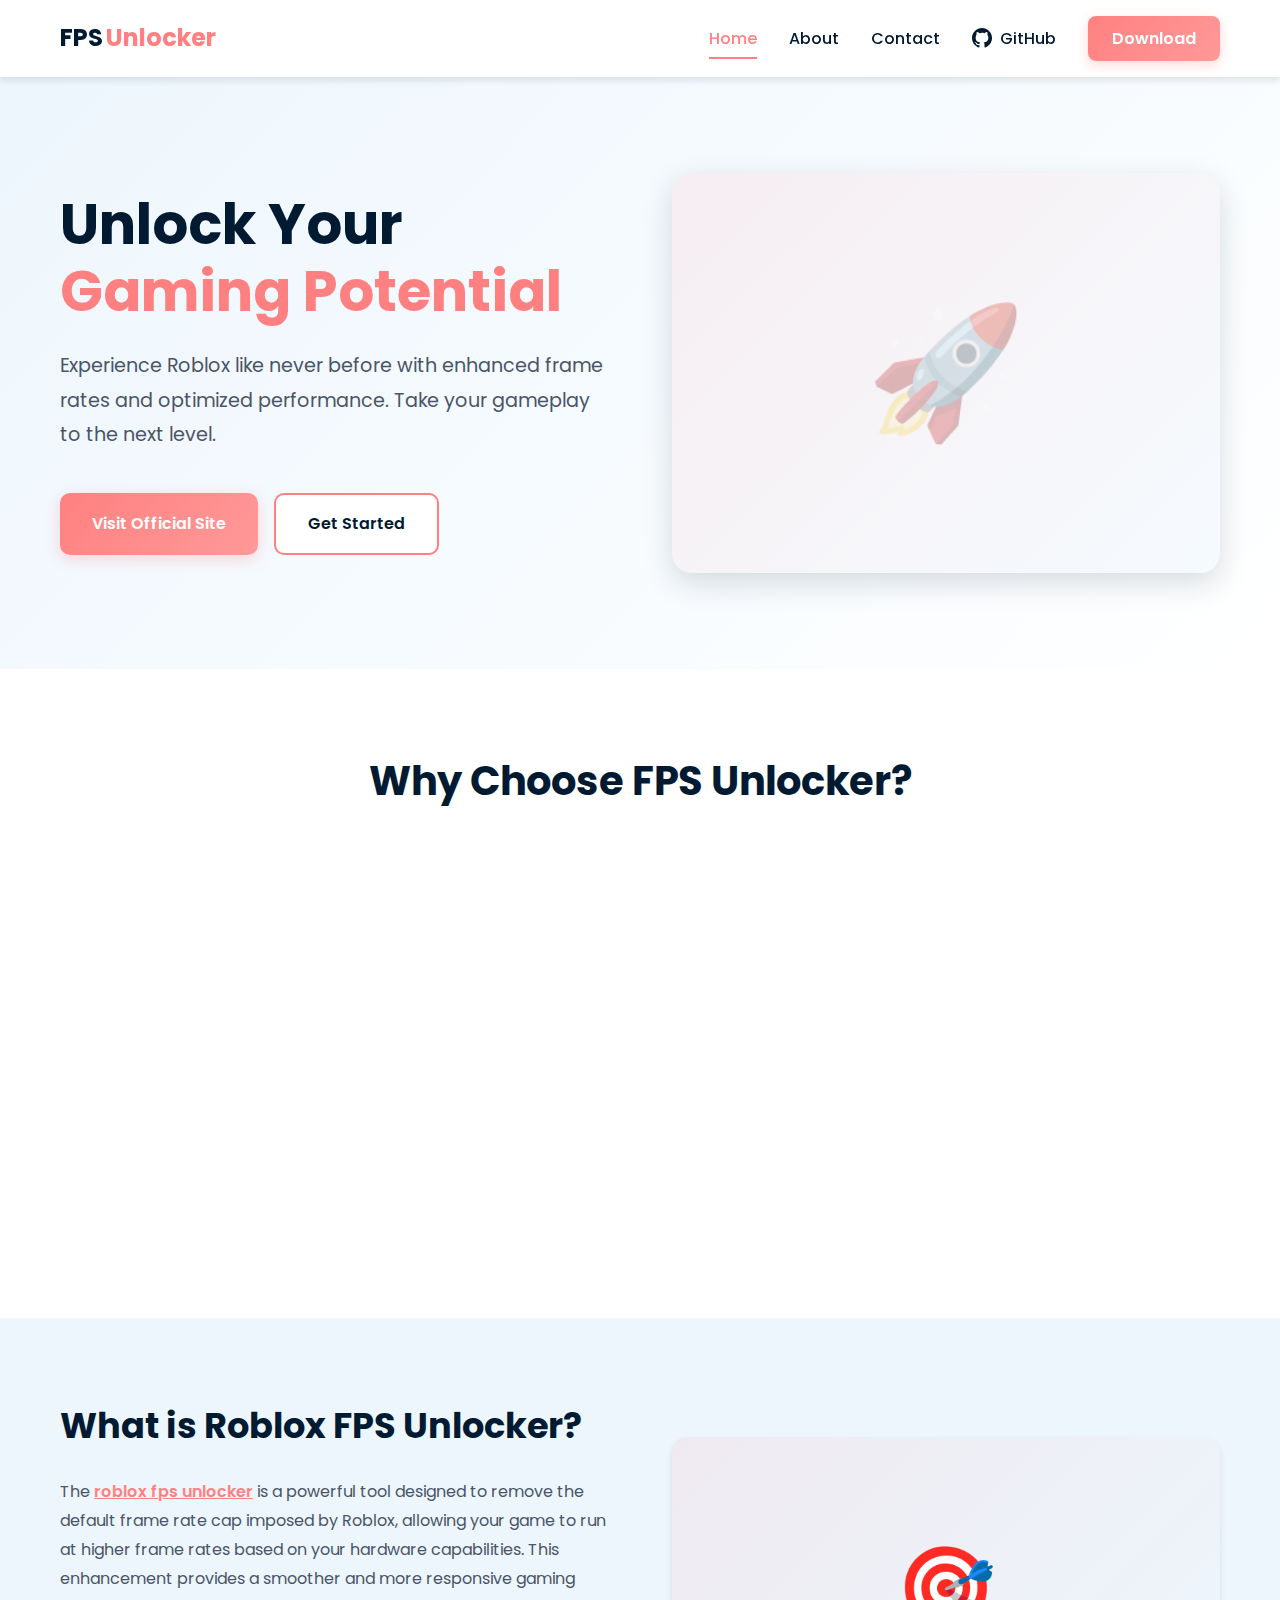
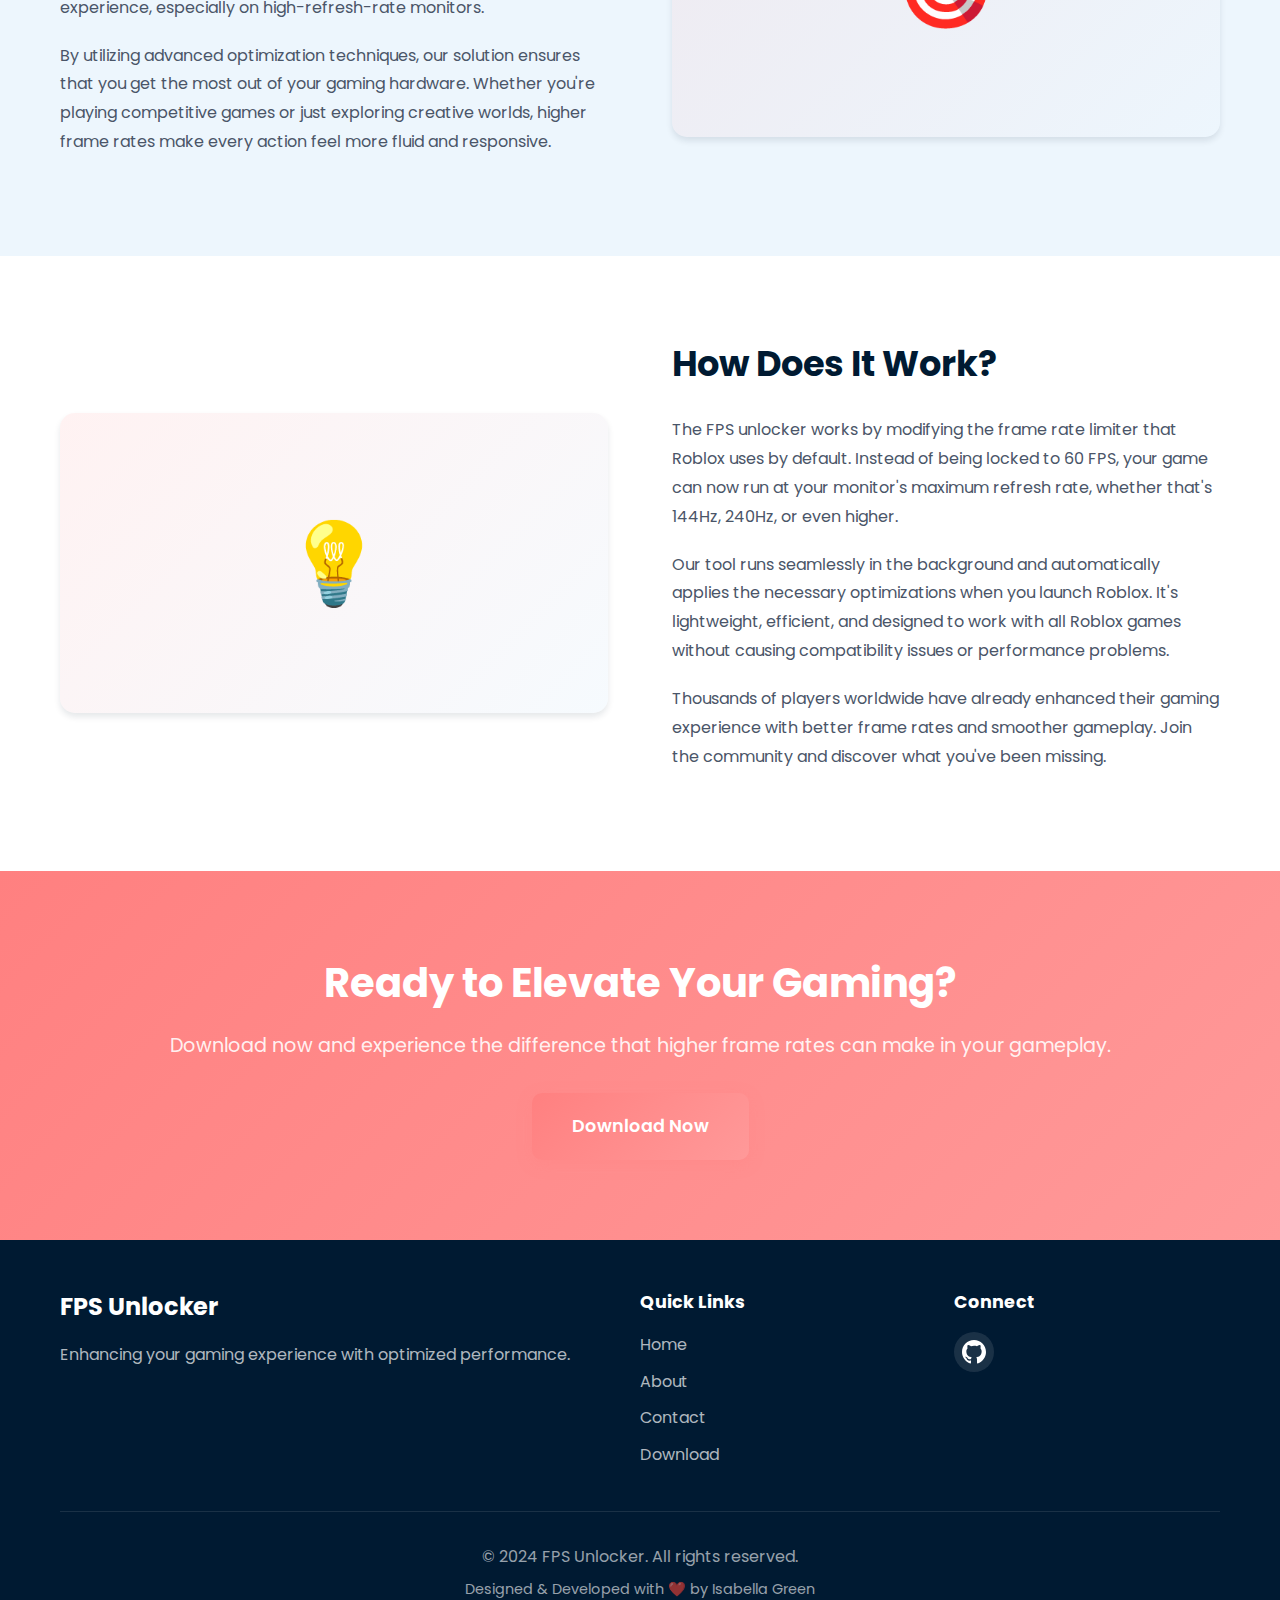
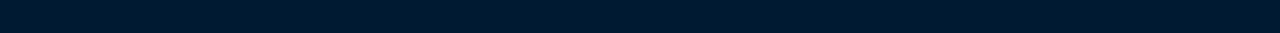
<file: index.html>
<!DOCTYPE html>
<html lang="en">
<head>
    <meta charset="UTF-8">
    <meta name="viewport" content="width=device-width, initial-scale=1.0">
    <meta name="description" content="Enhance your gaming experience with Roblox FPS Unlocker - optimize frame rates and boost performance.">
    <title>Home - Roblox FPS Unlocker</title>
    <link rel="stylesheet" href="style.css">
    <link rel="preconnect" href="https://fonts.googleapis.com">
    <link rel="preconnect" href="https://fonts.gstatic.com" crossorigin>
    <link href="https://fonts.googleapis.com/css2?family=Poppins:wght@300;400;500;600;700&display=swap" rel="stylesheet">
</head>
<body>
    <header>
        <nav class="navbar">
            <div class="container nav-container">
                <a href="index.html" class="logo">FPS <span>Unlocker</span></a>
                <ul class="nav-menu">
                    <li><a href="index.html" class="nav-link active">Home</a></li>
                    <li><a href="about.html" class="nav-link">About</a></li>
                    <li><a href="contact.html" class="nav-link">Contact</a></li>
                    <li><a href="https://github.com/isabellagreen968" class="nav-link" target="_blank">
                        <svg width="20" height="20" viewBox="0 0 24 24" fill="currentColor">
                            <path d="M12 0C5.374 0 0 5.373 0 12c0 5.302 3.438 9.8 8.207 11.387.599.111.793-.261.793-.577v-2.234c-3.338.726-4.033-1.416-4.033-1.416-.546-1.387-1.333-1.756-1.333-1.756-1.089-.745.083-.729.083-.729 1.205.084 1.839 1.237 1.839 1.237 1.07 1.834 2.807 1.304 3.492.997.107-.775.418-1.305.762-1.604-2.665-.305-5.467-1.334-5.467-5.931 0-1.311.469-2.381 1.236-3.221-.124-.303-.535-1.524.117-3.176 0 0 1.008-.322 3.301 1.23A11.509 11.509 0 0112 5.803c1.02.005 2.047.138 3.006.404 2.291-1.552 3.297-1.23 3.297-1.23.653 1.653.242 2.874.118 3.176.77.84 1.235 1.911 1.235 3.221 0 4.609-2.807 5.624-5.479 5.921.43.372.823 1.102.823 2.222v3.293c0 .319.192.694.801.576C20.566 21.797 24 17.3 24 12c0-6.627-5.373-12-12-12z"/>
                        </svg>
                        GitHub
                    </a></li>
                    <li><a href="download.html" class="nav-link btn-download">Download</a></li>
                </ul>
                <div class="hamburger">
                    <span></span>
                    <span></span>
                    <span></span>
                </div>
            </div>
        </nav>
    </header>

    <main>
        <section class="hero">
            <div class="container hero-container">
                <div class="hero-content">
                    <h1 class="hero-title">Unlock Your <span class="highlight">Gaming Potential</span></h1>
                    <p class="hero-subtitle">Experience Roblox like never before with enhanced frame rates and optimized performance. Take your gameplay to the next level.</p>
                    <div class="hero-buttons">
                        <a href="https://robloxfpsunlocker.org/" target="_blank" class="btn btn-primary">Visit Official Site</a>
                        <a href="download.html" class="btn btn-secondary">Get Started</a>
                    </div>
                </div>
                <div class="hero-image">
                    <div class="hero-card">
                        <div class="card-glow"></div>
                    </div>
                </div>
            </div>
        </section>

        <section class="features">
            <div class="container">
                <h2 class="section-title">Why Choose FPS Unlocker?</h2>
                <div class="features-grid">
                    <div class="feature-card">
                        <div class="feature-icon">🚀</div>
                        <h3>Enhanced Performance</h3>
                        <p>Unlock your frame rates and experience smoother gameplay with our optimized solution designed for Roblox.</p>
                    </div>
                    <div class="feature-card">
                        <div class="feature-icon">🎮</div>
                        <h3>Easy to Use</h3>
                        <p>Simple installation process with no complicated setup. Get up and running in minutes with our user-friendly interface.</p>
                    </div>
                    <div class="feature-card">
                        <div class="feature-icon">🔒</div>
                        <h3>Safe & Secure</h3>
                        <p>Built with security in mind, our tool ensures your gaming experience remains protected and reliable at all times.</p>
                    </div>
                    <div class="feature-card">
                        <div class="feature-icon">⚡</div>
                        <h3>Lightning Fast</h3>
                        <p>Experience instant improvements in your game performance with minimal resource usage and maximum efficiency.</p>
                    </div>
                </div>
            </div>
        </section>

        <section class="content-section">
            <div class="container">
                <div class="content-grid">
                    <div class="content-text">
                        <h2>What is Roblox FPS Unlocker?</h2>
                        <p>The <a href="https://robloxfpsunlocker.org/" target="_blank" rel="noopener">roblox fps unlocker</a> is a powerful tool designed to remove the default frame rate cap imposed by Roblox, allowing your game to run at higher frame rates based on your hardware capabilities. This enhancement provides a smoother and more responsive gaming experience, especially on high-refresh-rate monitors.</p>
                        <p>By utilizing advanced optimization techniques, our solution ensures that you get the most out of your gaming hardware. Whether you're playing competitive games or just exploring creative worlds, higher frame rates make every action feel more fluid and responsive.</p>
                    </div>
                    <div class="content-image">
                        <div class="image-placeholder">
                            <span>🎯</span>
                        </div>
                    </div>
                </div>
            </div>
        </section>

        <section class="info-section">
            <div class="container">
                <div class="info-grid">
                    <div class="info-image">
                        <div class="image-placeholder">
                            <span>💡</span>
                        </div>
                    </div>
                    <div class="info-text">
                        <h2>How Does It Work?</h2>
                        <p>The FPS unlocker works by modifying the frame rate limiter that Roblox uses by default. Instead of being locked to 60 FPS, your game can now run at your monitor's maximum refresh rate, whether that's 144Hz, 240Hz, or even higher.</p>
                        <p>Our tool runs seamlessly in the background and automatically applies the necessary optimizations when you launch Roblox. It's lightweight, efficient, and designed to work with all Roblox games without causing compatibility issues or performance problems.</p>
                        <p>Thousands of players worldwide have already enhanced their gaming experience with better frame rates and smoother gameplay. Join the community and discover what you've been missing.</p>
                    </div>
                </div>
            </div>
        </section>

        <section class="cta-section">
            <div class="container">
                <div class="cta-content">
                    <h2>Ready to Elevate Your Gaming?</h2>
                    <p>Download now and experience the difference that higher frame rates can make in your gameplay.</p>
                    <a href="download.html" class="btn btn-primary btn-large">Download Now</a>
                </div>
            </div>
        </section>
    </main>

    <footer>
        <div class="container footer-container">
            <div class="footer-content">
                <div class="footer-brand">
                    <h3>FPS Unlocker</h3>
                    <p>Enhancing your gaming experience with optimized performance.</p>
                </div>
                <div class="footer-links">
                    <h4>Quick Links</h4>
                    <ul>
                        <li><a href="index.html">Home</a></li>
                        <li><a href="about.html">About</a></li>
                        <li><a href="contact.html">Contact</a></li>
                        <li><a href="download.html">Download</a></li>
                    </ul>
                </div>
                <div class="footer-social">
                    <h4>Connect</h4>
                    <div class="social-links">
                        <a href="https://github.com/isabellagreen968" target="_blank" aria-label="GitHub">
                            <svg width="24" height="24" viewBox="0 0 24 24" fill="currentColor">
                                <path d="M12 0C5.374 0 0 5.373 0 12c0 5.302 3.438 9.8 8.207 11.387.599.111.793-.261.793-.577v-2.234c-3.338.726-4.033-1.416-4.033-1.416-.546-1.387-1.333-1.756-1.333-1.756-1.089-.745.083-.729.083-.729 1.205.084 1.839 1.237 1.839 1.237 1.07 1.834 2.807 1.304 3.492.997.107-.775.418-1.305.762-1.604-2.665-.305-5.467-1.334-5.467-5.931 0-1.311.469-2.381 1.236-3.221-.124-.303-.535-1.524.117-3.176 0 0 1.008-.322 3.301 1.23A11.509 11.509 0 0112 5.803c1.02.005 2.047.138 3.006.404 2.291-1.552 3.297-1.23 3.297-1.23.653 1.653.242 2.874.118 3.176.77.84 1.235 1.911 1.235 3.221 0 4.609-2.807 5.624-5.479 5.921.43.372.823 1.102.823 2.222v3.293c0 .319.192.694.801.576C20.566 21.797 24 17.3 24 12c0-6.627-5.373-12-12-12z"/>
                            </svg>
                        </a>
                    </div>
                </div>
            </div>
            <div class="footer-bottom">
                <p>&copy; 2024 FPS Unlocker. All rights reserved.</p>
                <p class="footer-credit">Designed & Developed with ❤️ by Isabella Green</p>
            </div>
        </div>
    </footer>

    <script src="script.js"></script>
</body>
</html>
</file>
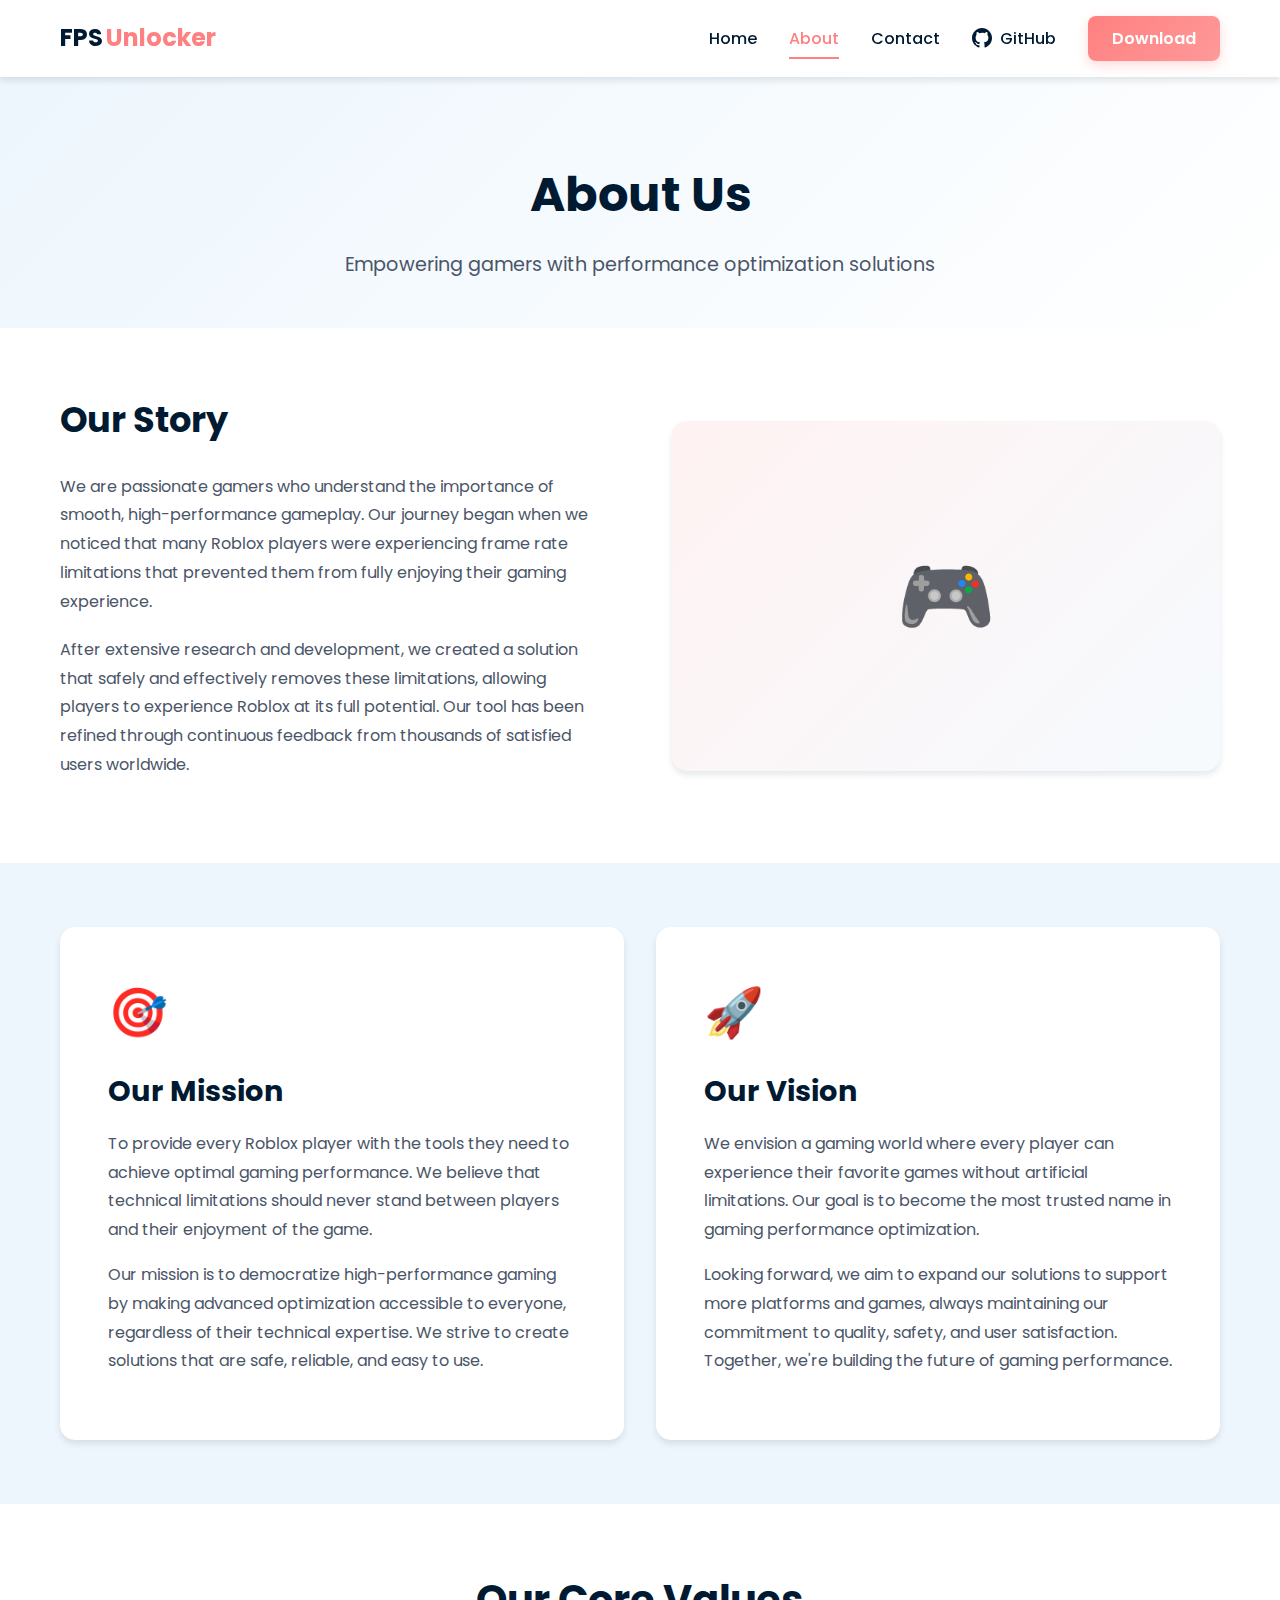
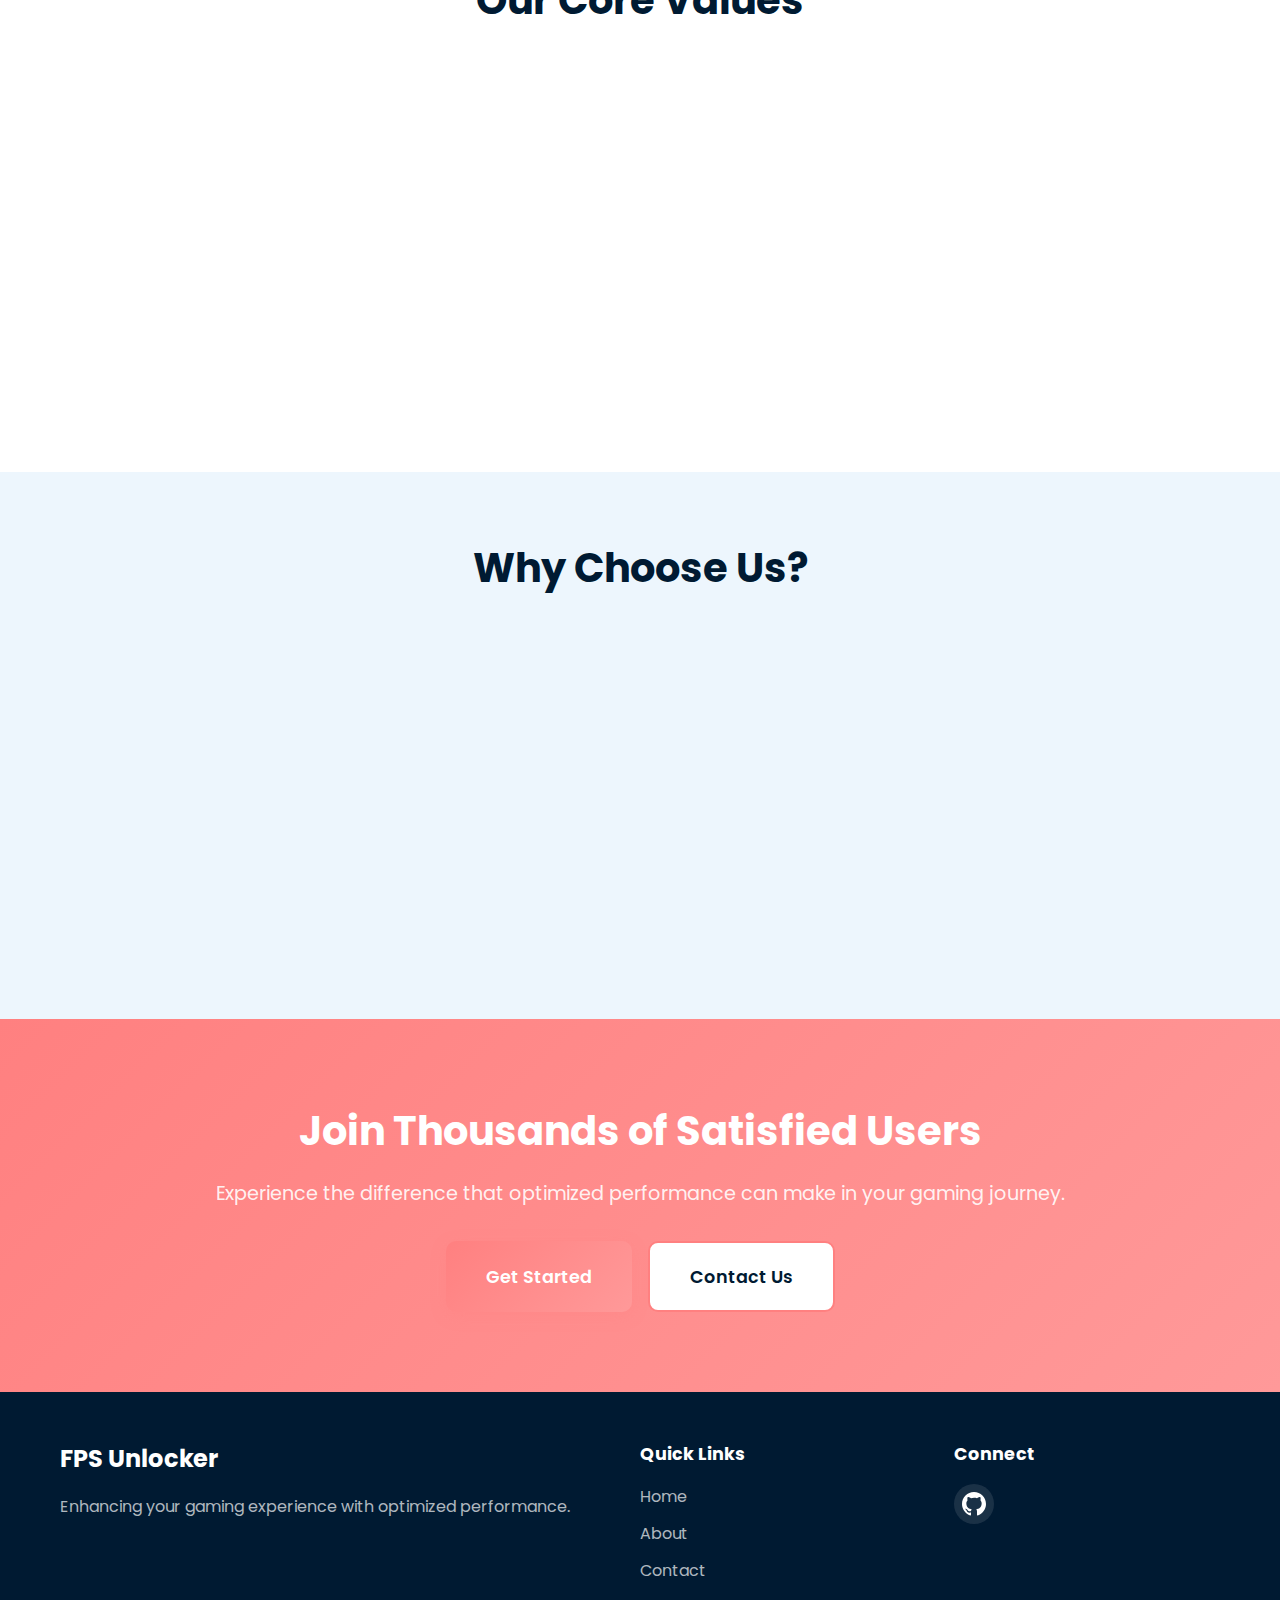
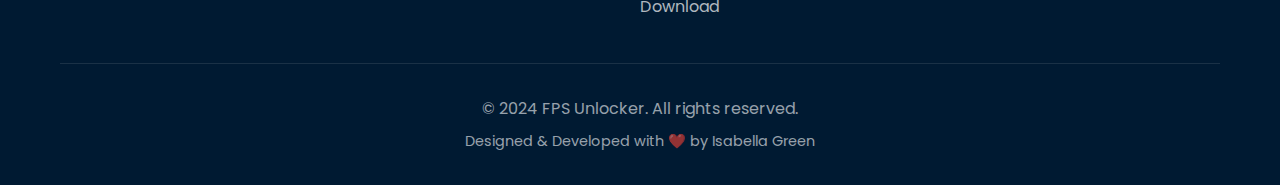
<file: about.html>
<!DOCTYPE html>
<html lang="en">
<head>
    <meta charset="UTF-8">
    <meta name="viewport" content="width=device-width, initial-scale=1.0">
    <meta name="description" content="Learn about our mission to enhance gaming performance and provide the best FPS unlocking solution for Roblox players.">
    <title>About - Roblox FPS Unlocker</title>
    <link rel="stylesheet" href="style.css">
    <link rel="preconnect" href="https://fonts.googleapis.com">
    <link rel="preconnect" href="https://fonts.gstatic.com" crossorigin>
    <link href="https://fonts.googleapis.com/css2?family=Poppins:wght@300;400;500;600;700&display=swap" rel="stylesheet">
</head>
<body>
    <header>
        <nav class="navbar">
            <div class="container nav-container">
                <a href="index.html" class="logo">FPS <span>Unlocker</span></a>
                <ul class="nav-menu">
                    <li><a href="index.html" class="nav-link">Home</a></li>
                    <li><a href="about.html" class="nav-link active">About</a></li>
                    <li><a href="contact.html" class="nav-link">Contact</a></li>
                    <li><a href="https://github.com/isabellagreen968" class="nav-link" target="_blank">
                        <svg width="20" height="20" viewBox="0 0 24 24" fill="currentColor">
                            <path d="M12 0C5.374 0 0 5.373 0 12c0 5.302 3.438 9.8 8.207 11.387.599.111.793-.261.793-.577v-2.234c-3.338.726-4.033-1.416-4.033-1.416-.546-1.387-1.333-1.756-1.333-1.756-1.089-.745.083-.729.083-.729 1.205.084 1.839 1.237 1.839 1.237 1.07 1.834 2.807 1.304 3.492.997.107-.775.418-1.305.762-1.604-2.665-.305-5.467-1.334-5.467-5.931 0-1.311.469-2.381 1.236-3.221-.124-.303-.535-1.524.117-3.176 0 0 1.008-.322 3.301 1.23A11.509 11.509 0 0112 5.803c1.02.005 2.047.138 3.006.404 2.291-1.552 3.297-1.23 3.297-1.23.653 1.653.242 2.874.118 3.176.77.84 1.235 1.911 1.235 3.221 0 4.609-2.807 5.624-5.479 5.921.43.372.823 1.102.823 2.222v3.293c0 .319.192.694.801.576C20.566 21.797 24 17.3 24 12c0-6.627-5.373-12-12-12z"/>
                        </svg>
                        GitHub
                    </a></li>
                    <li><a href="download.html" class="nav-link btn-download">Download</a></li>
                </ul>
                <div class="hamburger">
                    <span></span>
                    <span></span>
                    <span></span>
                </div>
            </div>
        </nav>
    </header>

    <main>
        <section class="page-hero">
            <div class="container">
                <h1 class="page-title">About Us</h1>
                <p class="page-subtitle">Empowering gamers with performance optimization solutions</p>
            </div>
        </section>

        <section class="about-content">
            <div class="container">
                <div class="about-grid">
                    <div class="about-text">
                        <h2>Our Story</h2>
                        <p>We are passionate gamers who understand the importance of smooth, high-performance gameplay. Our journey began when we noticed that many Roblox players were experiencing frame rate limitations that prevented them from fully enjoying their gaming experience.</p>
                        <p>After extensive research and development, we created a solution that safely and effectively removes these limitations, allowing players to experience Roblox at its full potential. Our tool has been refined through continuous feedback from thousands of satisfied users worldwide.</p>
                    </div>
                    <div class="about-image">
                        <div class="image-placeholder about-placeholder">
                            <span>🎮</span>
                        </div>
                    </div>
                </div>
            </div>
        </section>

        <section class="mission-vision">
            <div class="container">
                <div class="mv-grid">
                    <div class="mv-card">
                        <div class="mv-icon">🎯</div>
                        <h3>Our Mission</h3>
                        <p>To provide every Roblox player with the tools they need to achieve optimal gaming performance. We believe that technical limitations should never stand between players and their enjoyment of the game.</p>
                        <p>Our mission is to democratize high-performance gaming by making advanced optimization accessible to everyone, regardless of their technical expertise. We strive to create solutions that are safe, reliable, and easy to use.</p>
                    </div>
                    <div class="mv-card">
                        <div class="mv-icon">🚀</div>
                        <h3>Our Vision</h3>
                        <p>We envision a gaming world where every player can experience their favorite games without artificial limitations. Our goal is to become the most trusted name in gaming performance optimization.</p>
                        <p>Looking forward, we aim to expand our solutions to support more platforms and games, always maintaining our commitment to quality, safety, and user satisfaction. Together, we're building the future of gaming performance.</p>
                    </div>
                </div>
            </div>
        </section>

        <section class="values-section">
            <div class="container">
                <h2 class="section-title">Our Core Values</h2>
                <div class="values-grid">
                    <div class="value-card">
                        <div class="value-icon">🛡️</div>
                        <h4>Safety First</h4>
                        <p>We prioritize user security and ensure all our solutions are thoroughly tested and safe to use.</p>
                    </div>
                    <div class="value-card">
                        <div class="value-icon">💎</div>
                        <h4>Quality</h4>
                        <p>We never compromise on quality, delivering only the best performance optimization tools.</p>
                    </div>
                    <div class="value-card">
                        <div class="value-icon">🤝</div>
                        <h4>Community</h4>
                        <p>We listen to our users and continuously improve based on community feedback and needs.</p>
                    </div>
                    <div class="value-card">
                        <div class="value-icon">⚡</div>
                        <h4>Innovation</h4>
                        <p>We constantly explore new technologies to provide cutting-edge performance solutions.</p>
                    </div>
                </div>
            </div>
        </section>

        <section class="team-section">
            <div class="container">
                <h2 class="section-title">Why Choose Us?</h2>
                <div class="why-choose-grid">
                    <div class="why-card">
                        <h4>Proven Track Record</h4>
                        <p>Thousands of satisfied users have experienced significant improvements in their gaming performance using our solutions.</p>
                    </div>
                    <div class="why-card">
                        <h4>Continuous Support</h4>
                        <p>Our dedicated team is always working to improve our tools and provide assistance when you need it.</p>
                    </div>
                    <div class="why-card">
                        <h4>Regular Updates</h4>
                        <p>We keep our solutions up-to-date with the latest Roblox updates to ensure compatibility and performance.</p>
                    </div>
                    <div class="why-card">
                        <h4>Free & Open</h4>
                        <p>We believe in making high-performance gaming accessible to everyone, which is why our tools are free to use.</p>
                    </div>
                </div>
            </div>
        </section>

        <section class="cta-section">
            <div class="container">
                <div class="cta-content">
                    <h2>Join Thousands of Satisfied Users</h2>
                    <p>Experience the difference that optimized performance can make in your gaming journey.</p>
                    <div class="cta-buttons">
                        <a href="download.html" class="btn btn-primary btn-large">Get Started</a>
                        <a href="contact.html" class="btn btn-secondary btn-large">Contact Us</a>
                    </div>
                </div>
            </div>
        </section>
    </main>

    <footer>
        <div class="container footer-container">
            <div class="footer-content">
                <div class="footer-brand">
                    <h3>FPS Unlocker</h3>
                    <p>Enhancing your gaming experience with optimized performance.</p>
                </div>
                <div class="footer-links">
                    <h4>Quick Links</h4>
                    <ul>
                        <li><a href="index.html">Home</a></li>
                        <li><a href="about.html">About</a></li>
                        <li><a href="contact.html">Contact</a></li>
                        <li><a href="download.html">Download</a></li>
                    </ul>
                </div>
                <div class="footer-social">
                    <h4>Connect</h4>
                    <div class="social-links">
                        <a href="https://github.com/isabellagreen968" target="_blank" aria-label="GitHub">
                            <svg width="24" height="24" viewBox="0 0 24 24" fill="currentColor">
                                <path d="M12 0C5.374 0 0 5.373 0 12c0 5.302 3.438 9.8 8.207 11.387.599.111.793-.261.793-.577v-2.234c-3.338.726-4.033-1.416-4.033-1.416-.546-1.387-1.333-1.756-1.333-1.756-1.089-.745.083-.729.083-.729 1.205.084 1.839 1.237 1.839 1.237 1.07 1.834 2.807 1.304 3.492.997.107-.775.418-1.305.762-1.604-2.665-.305-5.467-1.334-5.467-5.931 0-1.311.469-2.381 1.236-3.221-.124-.303-.535-1.524.117-3.176 0 0 1.008-.322 3.301 1.23A11.509 11.509 0 0112 5.803c1.02.005 2.047.138 3.006.404 2.291-1.552 3.297-1.23 3.297-1.23.653 1.653.242 2.874.118 3.176.77.84 1.235 1.911 1.235 3.221 0 4.609-2.807 5.624-5.479 5.921.43.372.823 1.102.823 2.222v3.293c0 .319.192.694.801.576C20.566 21.797 24 17.3 24 12c0-6.627-5.373-12-12-12z"/>
                            </svg>
                        </a>
                    </div>
                </div>
            </div>
            <div class="footer-bottom">
                <p>&copy; 2024 FPS Unlocker. All rights reserved.</p>
                <p class="footer-credit">Designed & Developed with ❤️ by Isabella Green</p>
            </div>
        </div>
    </footer>

    <script src="script.js"></script>
</body>
</html>
</file>
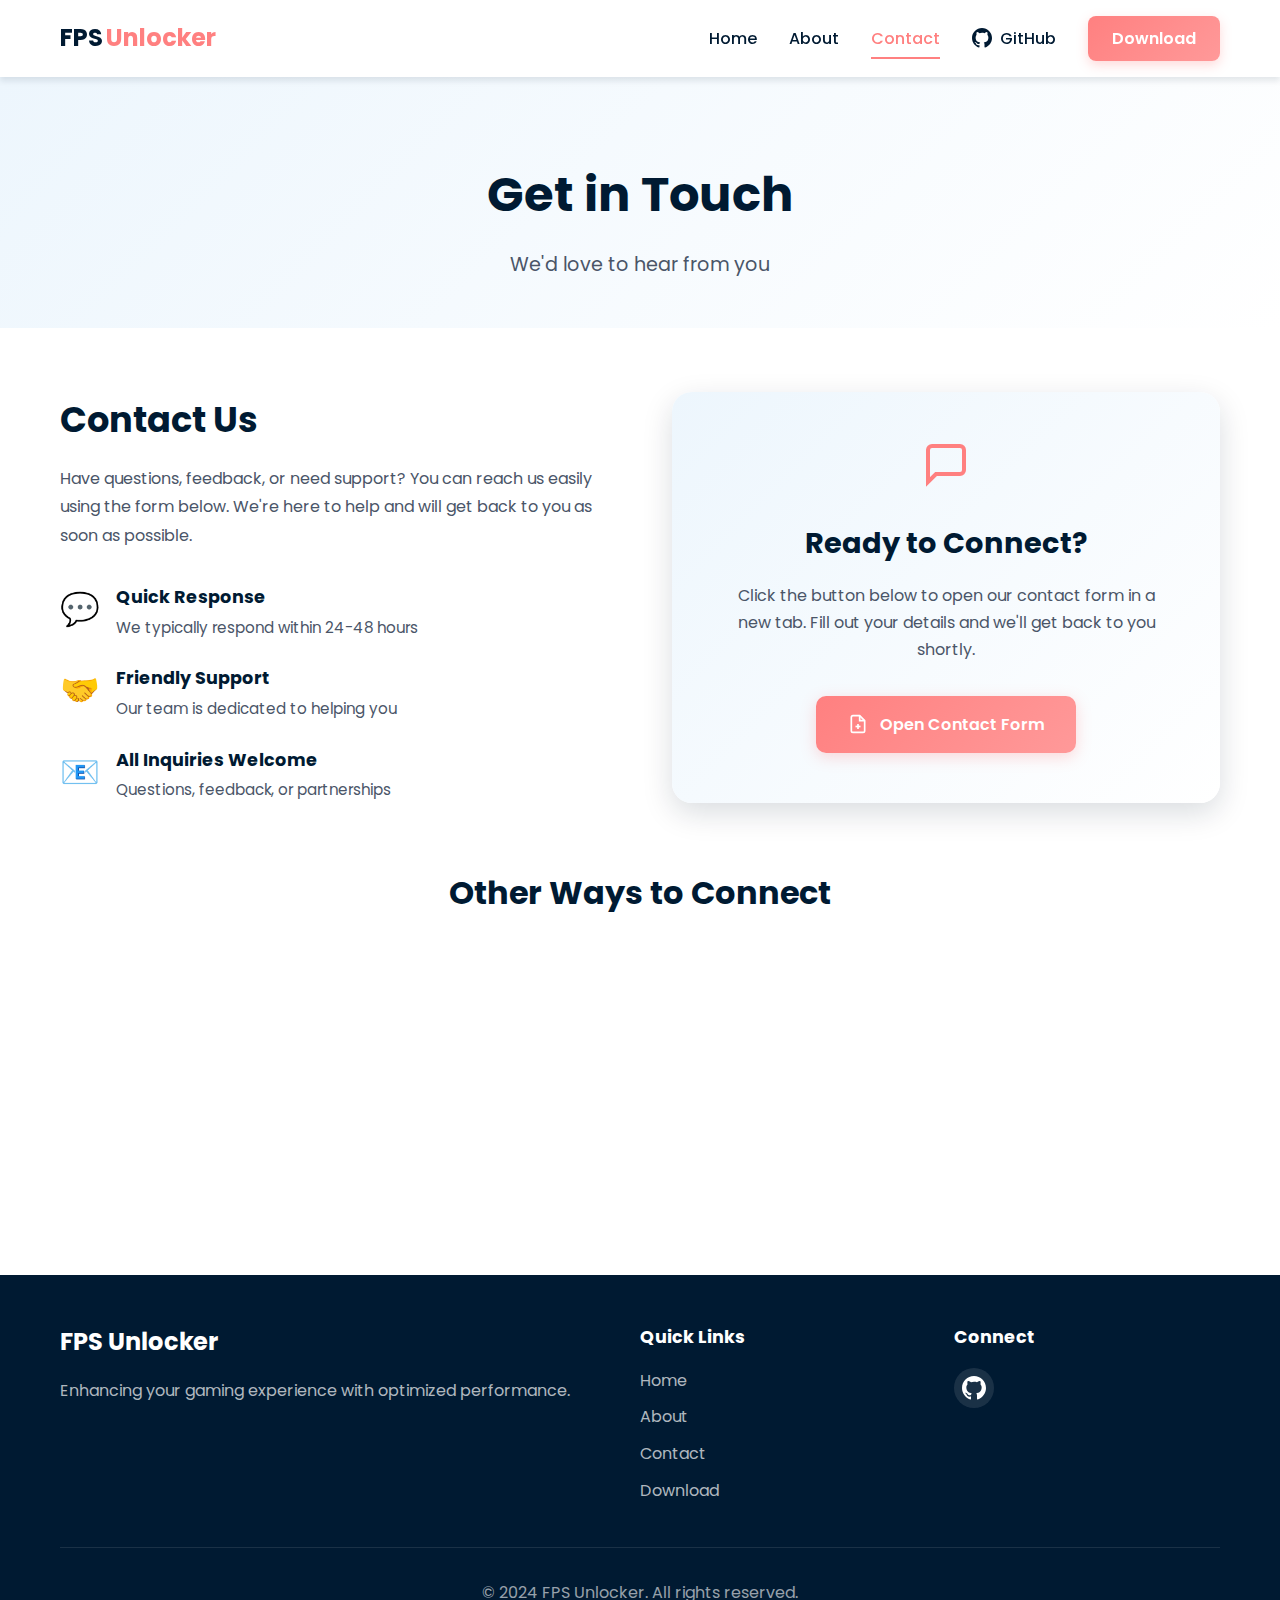
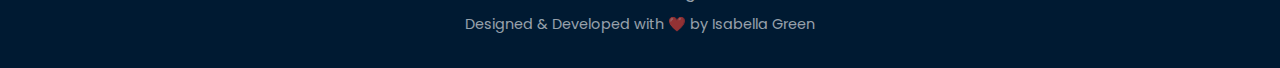
<file: contact.html>
<!DOCTYPE html>
<html lang="en">
<head>
    <meta charset="UTF-8">
    <meta name="viewport" content="width=device-width, initial-scale=1.0">
    <meta name="description" content="Get in touch with us for support, feedback, or inquiries about Roblox FPS Unlocker.">
    <title>Contact - Roblox FPS Unlocker</title>
    <link rel="stylesheet" href="style.css">
    <link rel="preconnect" href="https://fonts.googleapis.com">
    <link rel="preconnect" href="https://fonts.gstatic.com" crossorigin>
    <link href="https://fonts.googleapis.com/css2?family=Poppins:wght@300;400;500;600;700&display=swap" rel="stylesheet">
</head>
<body>
    <header>
        <nav class="navbar">
            <div class="container nav-container">
                <a href="index.html" class="logo">FPS <span>Unlocker</span></a>
                <ul class="nav-menu">
                    <li><a href="index.html" class="nav-link">Home</a></li>
                    <li><a href="about.html" class="nav-link">About</a></li>
                    <li><a href="contact.html" class="nav-link active">Contact</a></li>
                    <li><a href="https://github.com/isabellagreen968" class="nav-link" target="_blank">
                        <svg width="20" height="20" viewBox="0 0 24 24" fill="currentColor">
                            <path d="M12 0C5.374 0 0 5.373 0 12c0 5.302 3.438 9.8 8.207 11.387.599.111.793-.261.793-.577v-2.234c-3.338.726-4.033-1.416-4.033-1.416-.546-1.387-1.333-1.756-1.333-1.756-1.089-.745.083-.729.083-.729 1.205.084 1.839 1.237 1.839 1.237 1.07 1.834 2.807 1.304 3.492.997.107-.775.418-1.305.762-1.604-2.665-.305-5.467-1.334-5.467-5.931 0-1.311.469-2.381 1.236-3.221-.124-.303-.535-1.524.117-3.176 0 0 1.008-.322 3.301 1.23A11.509 11.509 0 0112 5.803c1.02.005 2.047.138 3.006.404 2.291-1.552 3.297-1.23 3.297-1.23.653 1.653.242 2.874.118 3.176.77.84 1.235 1.911 1.235 3.221 0 4.609-2.807 5.624-5.479 5.921.43.372.823 1.102.823 2.222v3.293c0 .319.192.694.801.576C20.566 21.797 24 17.3 24 12c0-6.627-5.373-12-12-12z"/>
                        </svg>
                        GitHub
                    </a></li>
                    <li><a href="download.html" class="nav-link btn-download">Download</a></li>
                </ul>
                <div class="hamburger">
                    <span></span>
                    <span></span>
                    <span></span>
                </div>
            </div>
        </nav>
    </header>

    <main>
        <section class="page-hero">
            <div class="container">
                <h1 class="page-title">Get in Touch</h1>
                <p class="page-subtitle">We'd love to hear from you</p>
            </div>
        </section>

        <section class="contact-section">
            <div class="container">
                <div class="contact-content">
                    <div class="contact-info">
                        <h2>Contact Us</h2>
                        <p class="contact-description">Have questions, feedback, or need support? You can reach us easily using the form below. We're here to help and will get back to you as soon as possible.</p>
                        
                        <div class="contact-features">
                            <div class="contact-feature">
                                <div class="contact-feature-icon">💬</div>
                                <div>
                                    <h4>Quick Response</h4>
                                    <p>We typically respond within 24-48 hours</p>
                                </div>
                            </div>
                            <div class="contact-feature">
                                <div class="contact-feature-icon">🤝</div>
                                <div>
                                    <h4>Friendly Support</h4>
                                    <p>Our team is dedicated to helping you</p>
                                </div>
                            </div>
                            <div class="contact-feature">
                                <div class="contact-feature-icon">📧</div>
                                <div>
                                    <h4>All Inquiries Welcome</h4>
                                    <p>Questions, feedback, or partnerships</p>
                                </div>
                            </div>
                        </div>
                    </div>

                    <div class="contact-form-card">
                        <div class="form-icon">
                            <svg width="48" height="48" viewBox="0 0 24 24" fill="none" stroke="currentColor" stroke-width="2">
                                <path d="M21 15a2 2 0 0 1-2 2H7l-4 4V5a2 2 0 0 1 2-2h14a2 2 0 0 1 2 2z"/>
                            </svg>
                        </div>
                        <h3>Ready to Connect?</h3>
                        <p>Click the button below to open our contact form in a new tab. Fill out your details and we'll get back to you shortly.</p>
                        <a href="https://docs.google.com/forms/d/e/1FAIpQLSfkspaAXeRiwwVGRmxHb4NmMI4wjOvqXOTX2PRGyGSJPOVM8A/viewform?usp=header" 
                           target="_blank" 
                           rel="noopener noreferrer" 
                           class="btn btn-form">
                            <svg width="20" height="20" viewBox="0 0 24 24" fill="none" stroke="currentColor" stroke-width="2">
                                <path d="M14 2H6a2 2 0 0 0-2 2v16a2 2 0 0 0 2 2h12a2 2 0 0 0 2-2V8z"/>
                                <polyline points="14 2 14 8 20 8"/>
                                <line x1="12" y1="18" x2="12" y2="12"/>
                                <line x1="9" y1="15" x2="15" y2="15"/>
                            </svg>
                            Open Contact Form
                        </a>
                    </div>
                </div>

                <div class="contact-alternatives">
                    <h3>Other Ways to Connect</h3>
                    <div class="alternatives-grid">
                        <div class="alternative-card">
                            <div class="alternative-icon">
                                <svg width="32" height="32" viewBox="0 0 24 24" fill="currentColor">
                                    <path d="M12 0C5.374 0 0 5.373 0 12c0 5.302 3.438 9.8 8.207 11.387.599.111.793-.261.793-.577v-2.234c-3.338.726-4.033-1.416-4.033-1.416-.546-1.387-1.333-1.756-1.333-1.756-1.089-.745.083-.729.083-.729 1.205.084 1.839 1.237 1.839 1.237 1.07 1.834 2.807 1.304 3.492.997.107-.775.418-1.305.762-1.604-2.665-.305-5.467-1.334-5.467-5.931 0-1.311.469-2.381 1.236-3.221-.124-.303-.535-1.524.117-3.176 0 0 1.008-.322 3.301 1.23A11.509 11.509 0 0112 5.803c1.02.005 2.047.138 3.006.404 2.291-1.552 3.297-1.23 3.297-1.23.653 1.653.242 2.874.118 3.176.77.84 1.235 1.911 1.235 3.221 0 4.609-2.807 5.624-5.479 5.921.43.372.823 1.102.823 2.222v3.293c0 .319.192.694.801.576C20.566 21.797 24 17.3 24 12c0-6.627-5.373-12-12-12z"/>
                                </svg>
                            </div>
                            <h4>GitHub</h4>
                            <p>Report issues or contribute to the project</p>
                            <a href="https://github.com/isabellagreen968" target="_blank" class="alternative-link">Visit GitHub →</a>
                        </div>
                        <div class="alternative-card">
                            <div class="alternative-icon">
                                <svg width="32" height="32" viewBox="0 0 24 24" fill="none" stroke="currentColor" stroke-width="2">
                                    <path d="M21 11.5a8.38 8.38 0 0 1-.9 3.8 8.5 8.5 0 0 1-7.6 4.7 8.38 8.38 0 0 1-3.8-.9L3 21l1.9-5.7a8.38 8.38 0 0 1-.9-3.8 8.5 8.5 0 0 1 4.7-7.6 8.38 8.38 0 0 1 3.8-.9h.5a8.48 8.48 0 0 1 8 8v.5z"/>
                                </svg>
                            </div>
                            <h4>Community</h4>
                            <p>Join discussions and share experiences</p>
                            <a href="about.html" class="alternative-link">Learn More →</a>
                        </div>
                    </div>
                </div>
            </div>
        </section>
    </main>

    <footer>
        <div class="container footer-container">
            <div class="footer-content">
                <div class="footer-brand">
                    <h3>FPS Unlocker</h3>
                    <p>Enhancing your gaming experience with optimized performance.</p>
                </div>
                <div class="footer-links">
                    <h4>Quick Links</h4>
                    <ul>
                        <li><a href="index.html">Home</a></li>
                        <li><a href="about.html">About</a></li>
                        <li><a href="contact.html">Contact</a></li>
                        <li><a href="download.html">Download</a></li>
                    </ul>
                </div>
                <div class="footer-social">
                    <h4>Connect</h4>
                    <div class="social-links">
                        <a href="https://github.com/isabellagreen968" target="_blank" aria-label="GitHub">
                            <svg width="24" height="24" viewBox="0 0 24 24" fill="currentColor">
                                <path d="M12 0C5.374 0 0 5.373 0 12c0 5.302 3.438 9.8 8.207 11.387.599.111.793-.261.793-.577v-2.234c-3.338.726-4.033-1.416-4.033-1.416-.546-1.387-1.333-1.756-1.333-1.756-1.089-.745.083-.729.083-.729 1.205.084 1.839 1.237 1.839 1.237 1.07 1.834 2.807 1.304 3.492.997.107-.775.418-1.305.762-1.604-2.665-.305-5.467-1.334-5.467-5.931 0-1.311.469-2.381 1.236-3.221-.124-.303-.535-1.524.117-3.176 0 0 1.008-.322 3.301 1.23A11.509 11.509 0 0112 5.803c1.02.005 2.047.138 3.006.404 2.291-1.552 3.297-1.23 3.297-1.23.653 1.653.242 2.874.118 3.176.77.84 1.235 1.911 1.235 3.221 0 4.609-2.807 5.624-5.479 5.921.43.372.823 1.102.823 2.222v3.293c0 .319.192.694.801.576C20.566 21.797 24 17.3 24 12c0-6.627-5.373-12-12-12z"/>
                            </svg>
                        </a>
                    </div>
                </div>
            </div>
            <div class="footer-bottom">
                <p>&copy; 2024 FPS Unlocker. All rights reserved.</p>
                <p class="footer-credit">Designed & Developed with ❤️ by Isabella Green</p>
            </div>
        </div>
    </footer>

    <script src="script.js"></script>
</body>
</html>
</file>
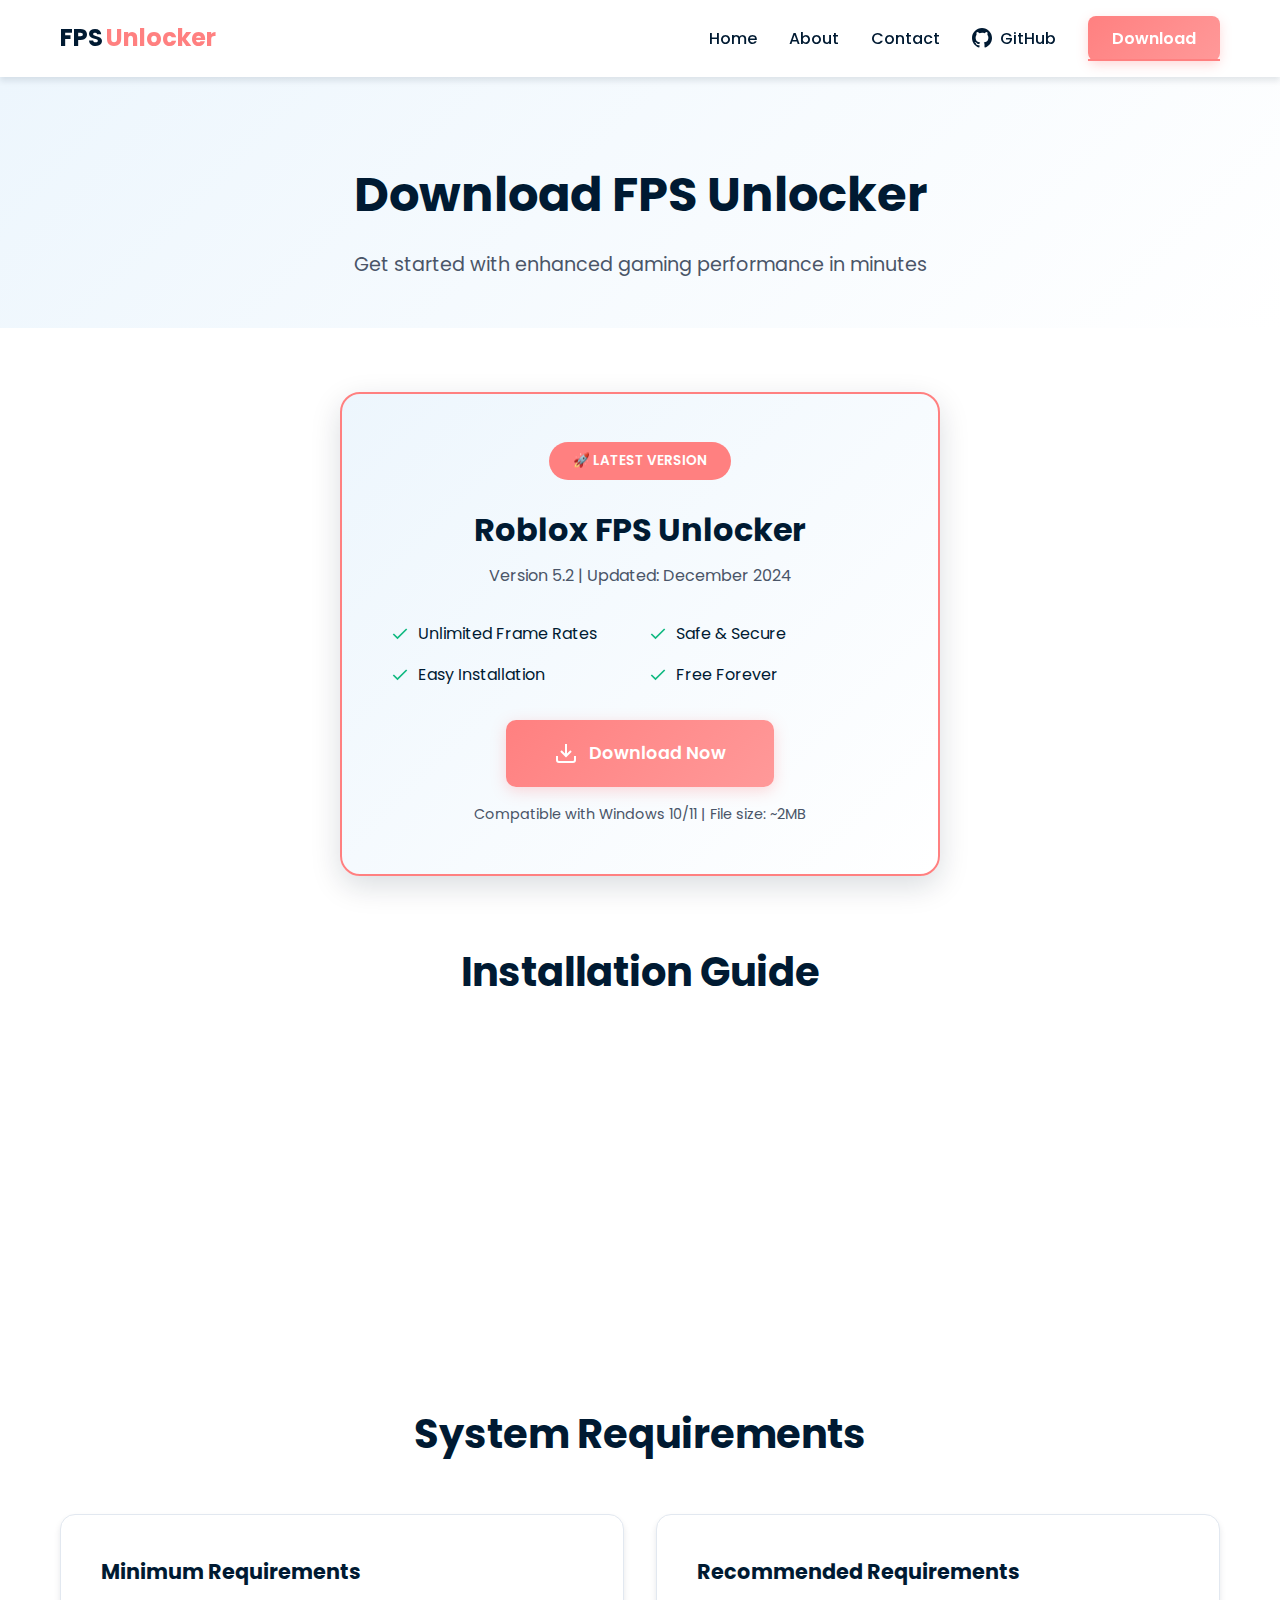
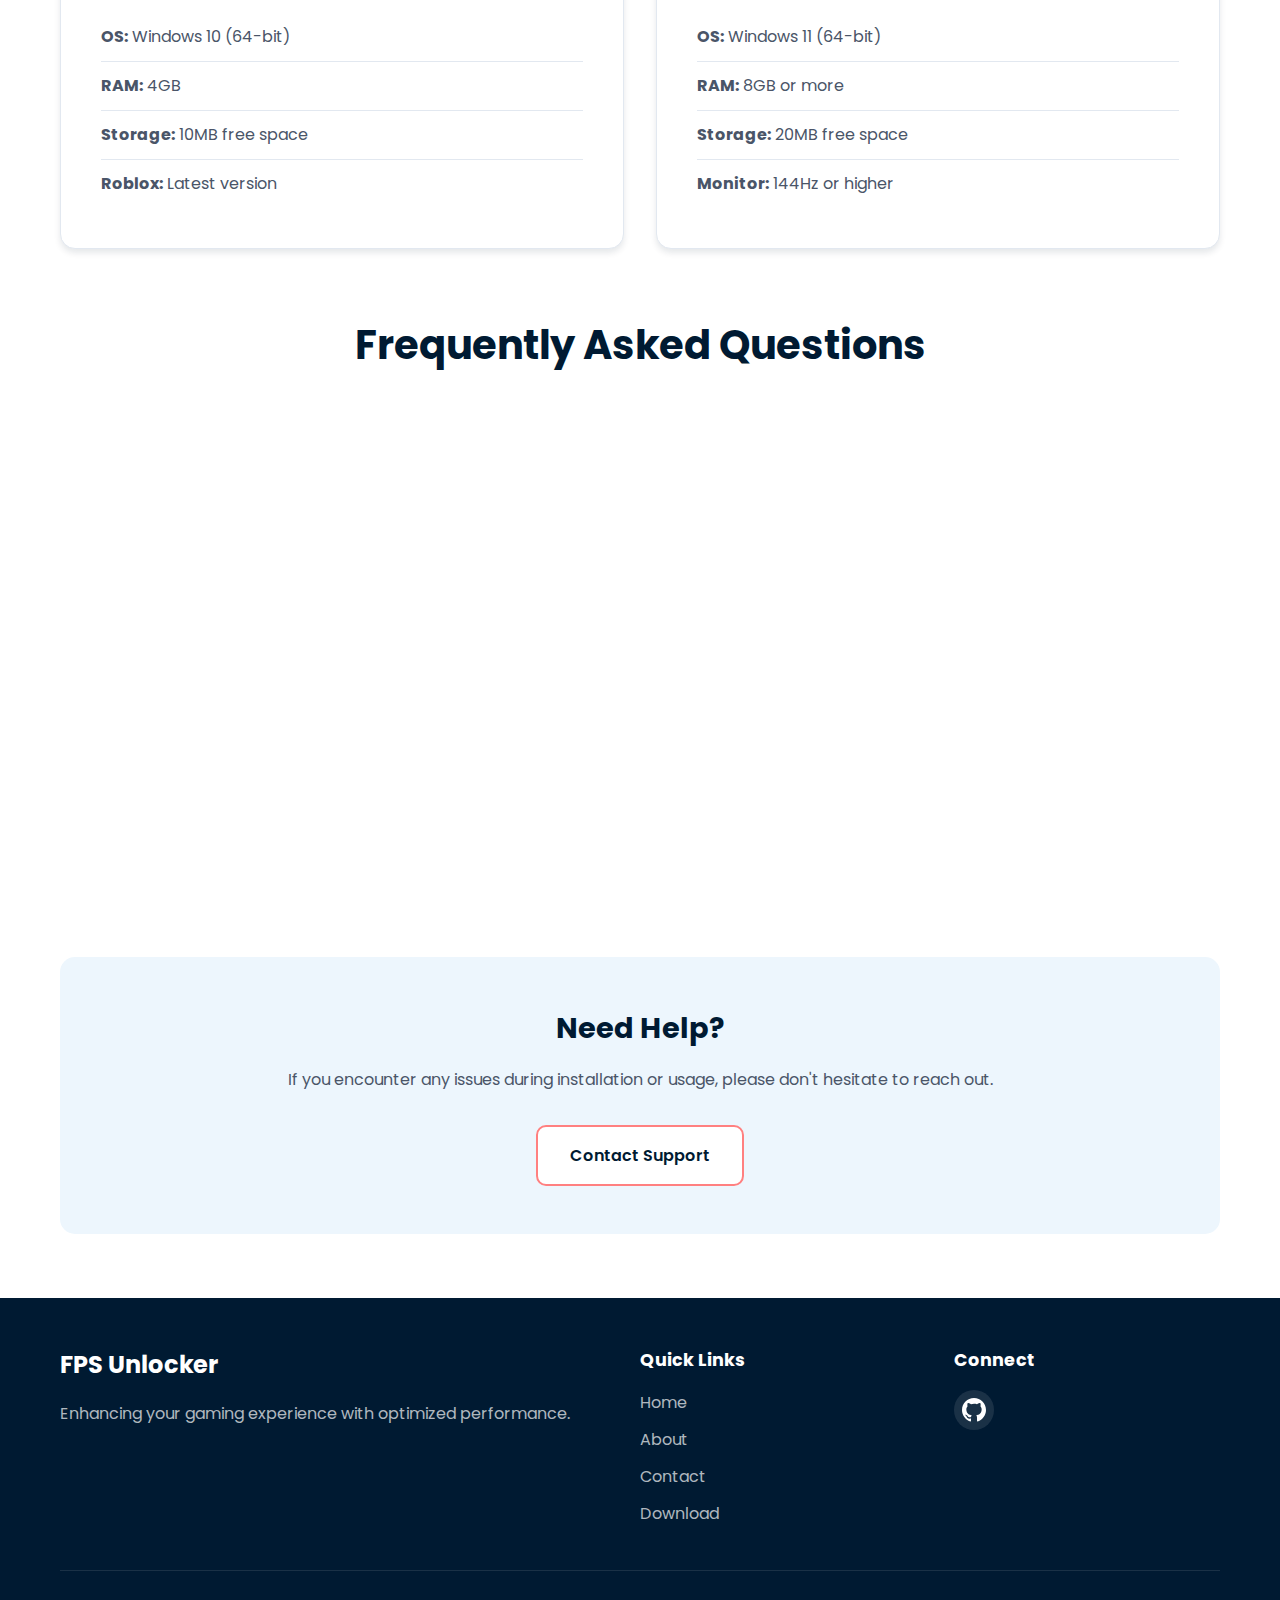
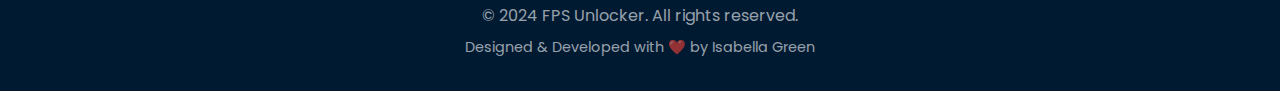
<file: download.html>
<!DOCTYPE html>
<html lang="en">
<head>
    <meta charset="UTF-8">
    <meta name="viewport" content="width=device-width, initial-scale=1.0">
    <meta name="description" content="Download Roblox FPS Unlocker and boost your gaming performance with higher frame rates.">
    <title>Download - Roblox FPS Unlocker</title>
    <link rel="stylesheet" href="style.css">
    <link rel="preconnect" href="https://fonts.googleapis.com">
    <link rel="preconnect" href="https://fonts.gstatic.com" crossorigin>
    <link href="https://fonts.googleapis.com/css2?family=Poppins:wght@300;400;500;600;700&display=swap" rel="stylesheet">
</head>
<body>
    <header>
        <nav class="navbar">
            <div class="container nav-container">
                <a href="index.html" class="logo">FPS <span>Unlocker</span></a>
                <ul class="nav-menu">
                    <li><a href="index.html" class="nav-link">Home</a></li>
                    <li><a href="about.html" class="nav-link">About</a></li>
                    <li><a href="contact.html" class="nav-link">Contact</a></li>
                    <li><a href="https://github.com/isabellagreen968" class="nav-link" target="_blank">
                        <svg width="20" height="20" viewBox="0 0 24 24" fill="currentColor">
                            <path d="M12 0C5.374 0 0 5.373 0 12c0 5.302 3.438 9.8 8.207 11.387.599.111.793-.261.793-.577v-2.234c-3.338.726-4.033-1.416-4.033-1.416-.546-1.387-1.333-1.756-1.333-1.756-1.089-.745.083-.729.083-.729 1.205.084 1.839 1.237 1.839 1.237 1.07 1.834 2.807 1.304 3.492.997.107-.775.418-1.305.762-1.604-2.665-.305-5.467-1.334-5.467-5.931 0-1.311.469-2.381 1.236-3.221-.124-.303-.535-1.524.117-3.176 0 0 1.008-.322 3.301 1.23A11.509 11.509 0 0112 5.803c1.02.005 2.047.138 3.006.404 2.291-1.552 3.297-1.23 3.297-1.23.653 1.653.242 2.874.118 3.176.77.84 1.235 1.911 1.235 3.221 0 4.609-2.807 5.624-5.479 5.921.43.372.823 1.102.823 2.222v3.293c0 .319.192.694.801.576C20.566 21.797 24 17.3 24 12c0-6.627-5.373-12-12-12z"/>
                        </svg>
                        GitHub
                    </a></li>
                    <li><a href="download.html" class="nav-link btn-download active">Download</a></li>
                </ul>
                <div class="hamburger">
                    <span></span>
                    <span></span>
                    <span></span>
                </div>
            </div>
        </nav>
    </header>

    <main>
        <section class="page-hero download-hero">
            <div class="container">
                <h1 class="page-title">Download FPS Unlocker</h1>
                <p class="page-subtitle">Get started with enhanced gaming performance in minutes</p>
            </div>
        </section>

        <section class="download-section">
            <div class="container">
                <div class="download-content">
                    <div class="download-card-main">
                        <div class="download-badge">
                            <span>🚀 LATEST VERSION</span>
                        </div>
                        <h2>Roblox FPS Unlocker</h2>
                        <p class="version-info">Version 5.2 | Updated: December 2024</p>
                        <div class="download-features">
                            <div class="download-feature">
                                <svg width="20" height="20" viewBox="0 0 24 24" fill="none" stroke="currentColor" stroke-width="2">
                                    <polyline points="20 6 9 17 4 12"/>
                                </svg>
                                <span>Unlimited Frame Rates</span>
                            </div>
                            <div class="download-feature">
                                <svg width="20" height="20" viewBox="0 0 24 24" fill="none" stroke="currentColor" stroke-width="2">
                                    <polyline points="20 6 9 17 4 12"/>
                                </svg>
                                <span>Safe & Secure</span>
                            </div>
                            <div class="download-feature">
                                <svg width="20" height="20" viewBox="0 0 24 24" fill="none" stroke="currentColor" stroke-width="2">
                                    <polyline points="20 6 9 17 4 12"/>
                                </svg>
                                <span>Easy Installation</span>
                            </div>
                            <div class="download-feature">
                                <svg width="20" height="20" viewBox="0 0 24 24" fill="none" stroke="currentColor" stroke-width="2">
                                    <polyline points="20 6 9 17 4 12"/>
                                </svg>
                                <span>Free Forever</span>
                            </div>
                        </div>
                        <a href="https://robloxfpsunlocker.org/download/" 
                           target="_blank" 
                           rel="noopener noreferrer" 
                           class="btn btn-download-main">
                            <svg width="24" height="24" viewBox="0 0 24 24" fill="none" stroke="currentColor" stroke-width="2">
                                <path d="M21 15v4a2 2 0 0 1-2 2H5a2 2 0 0 1-2-2v-4"/>
                                <polyline points="7 10 12 15 17 10"/>
                                <line x1="12" y1="15" x2="12" y2="3"/>
                            </svg>
                            Download Now
                        </a>
                        <p class="download-note">Compatible with Windows 10/11 | File size: ~2MB</p>
                    </div>
                </div>

                <div class="installation-guide">
                    <h2 class="section-title">Installation Guide</h2>
                    <div class="steps-grid">
                        <div class="step-card">
                            <div class="step-number">1</div>
                            <h3>Download</h3>
                            <p>Click the download button above to get the latest version of the FPS Unlocker.</p>
                        </div>
                        <div class="step-card">
                            <div class="step-number">2</div>
                            <h3>Extract</h3>
                            <p>Extract the downloaded ZIP file to a folder on your computer.</p>
                        </div>
                        <div class="step-card">
                            <div class="step-number">3</div>
                            <h3>Run</h3>
                            <p>Double-click the executable file to launch the FPS Unlocker.</p>
                        </div>
                        <div class="step-card">
                            <div class="step-number">4</div>
                            <h3>Play</h3>
                            <p>Start Roblox and enjoy enhanced performance with unlocked frame rates!</p>
                        </div>
                    </div>
                </div>

                <div class="system-requirements">
                    <h2 class="section-title">System Requirements</h2>
                    <div class="requirements-grid">
                        <div class="req-card">
                            <h4>Minimum Requirements</h4>
                            <ul>
                                <li><strong>OS:</strong> Windows 10 (64-bit)</li>
                                <li><strong>RAM:</strong> 4GB</li>
                                <li><strong>Storage:</strong> 10MB free space</li>
                                <li><strong>Roblox:</strong> Latest version</li>
                            </ul>
                        </div>
                        <div class="req-card">
                            <h4>Recommended Requirements</h4>
                            <ul>
                                <li><strong>OS:</strong> Windows 11 (64-bit)</li>
                                <li><strong>RAM:</strong> 8GB or more</li>
                                <li><strong>Storage:</strong> 20MB free space</li>
                                <li><strong>Monitor:</strong> 144Hz or higher</li>
                            </ul>
                        </div>
                    </div>
                </div>

                <div class="faq-section">
                    <h2 class="section-title">Frequently Asked Questions</h2>
                    <div class="faq-grid">
                        <div class="faq-item">
                            <h4>Is this safe to use?</h4>
                            <p>Yes, the FPS Unlocker is completely safe. It doesn't modify any game files or inject code into Roblox. It simply adjusts frame rate limits.</p>
                        </div>
                        <div class="faq-item">
                            <h4>Will I get banned?</h4>
                            <p>No, using an FPS unlocker is allowed by Roblox. It's a performance tool that doesn't provide any unfair advantages.</p>
                        </div>
                        <div class="faq-item">
                            <h4>Does it work on Mac?</h4>
                            <p>Currently, the FPS Unlocker is only available for Windows. Mac support is being considered for future releases.</p>
                        </div>
                        <div class="faq-item">
                            <h4>How do I uninstall?</h4>
                            <p>Simply delete the FPS Unlocker files from your computer. There are no registry entries or system modifications to clean up.</p>
                        </div>
                    </div>
                </div>

                <div class="support-section">
                    <h3>Need Help?</h3>
                    <p>If you encounter any issues during installation or usage, please don't hesitate to reach out.</p>
                    <a href="contact.html" class="btn btn-secondary">Contact Support</a>
                </div>
            </div>
        </section>
    </main>

    <footer>
        <div class="container footer-container">
            <div class="footer-content">
                <div class="footer-brand">
                    <h3>FPS Unlocker</h3>
                    <p>Enhancing your gaming experience with optimized performance.</p>
                </div>
                <div class="footer-links">
                    <h4>Quick Links</h4>
                    <ul>
                        <li><a href="index.html">Home</a></li>
                        <li><a href="about.html">About</a></li>
                        <li><a href="contact.html">Contact</a></li>
                        <li><a href="download.html">Download</a></li>
                    </ul>
                </div>
                <div class="footer-social">
                    <h4>Connect</h4>
                    <div class="social-links">
                        <a href="https://github.com/isabellagreen968" target="_blank" aria-label="GitHub">
                            <svg width="24" height="24" viewBox="0 0 24 24" fill="currentColor">
                                <path d="M12 0C5.374 0 0 5.373 0 12c0 5.302 3.438 9.8 8.207 11.387.599.111.793-.261.793-.577v-2.234c-3.338.726-4.033-1.416-4.033-1.416-.546-1.387-1.333-1.756-1.333-1.756-1.089-.745.083-.729.083-.729 1.205.084 1.839 1.237 1.839 1.237 1.07 1.834 2.807 1.304 3.492.997.107-.775.418-1.305.762-1.604-2.665-.305-5.467-1.334-5.467-5.931 0-1.311.469-2.381 1.236-3.221-.124-.303-.535-1.524.117-3.176 0 0 1.008-.322 3.301 1.23A11.509 11.509 0 0112 5.803c1.02.005 2.047.138 3.006.404 2.291-1.552 3.297-1.23 3.297-1.23.653 1.653.242 2.874.118 3.176.77.84 1.235 1.911 1.235 3.221 0 4.609-2.807 5.624-5.479 5.921.43.372.823 1.102.823 2.222v3.293c0 .319.192.694.801.576C20.566 21.797 24 17.3 24 12c0-6.627-5.373-12-12-12z"/>
                            </svg>
                        </a>
                    </div>
                </div>
            </div>
            <div class="footer-bottom">
                <p>&copy; 2024 FPS Unlocker. All rights reserved.</p>
                <p class="footer-credit">Designed & Developed with ❤️ by Isabella Green</p>
            </div>
        </div>
    </footer>

    <script src="script.js"></script>
</body>
</html>
</file>
<file: style.css>
* {
    margin: 0;
    padding: 0;
    box-sizing: border-box;
}

:root {
    --primary-color: #EDF6FD;
    --secondary-color: #FFFFFF;
    --accent-color: #FF8080;
    --text-color: #001A32;
    --text-light: #4A5568;
    --border-color: #E2E8F0;
    --shadow: 0 4px 6px rgba(0, 26, 50, 0.1);
    --shadow-lg: 0 10px 30px rgba(0, 26, 50, 0.15);
    --transition: all 0.3s ease;
}

body {
    font-family: 'Poppins', -apple-system, BlinkMacSystemFont, 'Segoe UI', sans-serif;
    color: var(--text-color);
    line-height: 1.6;
    background-color: var(--secondary-color);
    overflow-x: hidden;
}

.container {
    max-width: 1200px;
    margin: 0 auto;
    padding: 0 20px;
}

a {
    text-decoration: none;
    color: inherit;
    transition: var(--transition);
}

img {
    max-width: 100%;
    height: auto;
    display: block;
}

header {
    position: sticky;
    top: 0;
    z-index: 1000;
    background: rgba(255, 255, 255, 0.98);
    backdrop-filter: blur(10px);
    box-shadow: var(--shadow);
}

.navbar {
    padding: 1rem 0;
}

.nav-container {
    display: flex;
    justify-content: space-between;
    align-items: center;
}

.logo {
    font-size: 1.5rem;
    font-weight: 700;
    color: var(--text-color);
    display: flex;
    align-items: center;
    gap: 0.2rem;
}

.logo span {
    color: var(--accent-color);
}

.nav-menu {
    display: flex;
    list-style: none;
    gap: 2rem;
    align-items: center;
}

.nav-link {
    font-weight: 500;
    color: var(--text-color);
    padding: 0.5rem 0;
    position: relative;
    display: flex;
    align-items: center;
    gap: 0.5rem;
}

.nav-link:hover {
    color: var(--accent-color);
}

.nav-link.active {
    color: var(--accent-color);
}

.nav-link.active::after {
    content: '';
    position: absolute;
    bottom: 0;
    left: 0;
    right: 0;
    height: 2px;
    background: var(--accent-color);
}

.nav-link.btn-download {
    background: linear-gradient(135deg, var(--accent-color), #ff9999);
    color: white;
    padding: 0.6rem 1.5rem;
    border-radius: 8px;
    font-weight: 600;
    box-shadow: 0 4px 12px rgba(255, 128, 128, 0.3);
}

.nav-link.btn-download:hover {
    transform: translateY(-2px);
    box-shadow: 0 6px 16px rgba(255, 128, 128, 0.4);
    color: white;
}

.hamburger {
    display: none;
    flex-direction: column;
    cursor: pointer;
    gap: 4px;
}

.hamburger span {
    width: 25px;
    height: 3px;
    background: var(--text-color);
    border-radius: 3px;
    transition: var(--transition);
}

.hero {
    padding: 6rem 0;
    background: linear-gradient(135deg, var(--primary-color) 0%, var(--secondary-color) 100%);
    overflow: hidden;
}

.hero-container {
    display: grid;
    grid-template-columns: 1fr 1fr;
    gap: 4rem;
    align-items: center;
}

.hero-content h1 {
    font-size: 3.5rem;
    font-weight: 700;
    line-height: 1.2;
    margin-bottom: 1.5rem;
}

.hero-content .highlight {
    color: var(--accent-color);
    position: relative;
}

.hero-subtitle {
    font-size: 1.2rem;
    color: var(--text-light);
    margin-bottom: 2.5rem;
    line-height: 1.8;
}

.hero-buttons {
    display: flex;
    gap: 1rem;
    flex-wrap: wrap;
}

.btn {
    padding: 1rem 2rem;
    border-radius: 10px;
    font-weight: 600;
    font-size: 1rem;
    cursor: pointer;
    transition: var(--transition);
    display: inline-flex;
    align-items: center;
    justify-content: center;
    gap: 0.5rem;
    border: none;
    text-align: center;
}

.btn-primary {
    background: linear-gradient(135deg, var(--accent-color), #ff9999);
    color: white;
    box-shadow: 0 4px 15px rgba(255, 128, 128, 0.3);
}

.btn-primary:hover {
    transform: translateY(-3px);
    box-shadow: 0 6px 20px rgba(255, 128, 128, 0.4);
}

.btn-secondary {
    background: white;
    color: var(--text-color);
    border: 2px solid var(--accent-color);
}

.btn-secondary:hover {
    background: var(--accent-color);
    color: white;
}

.btn-large {
    padding: 1.2rem 2.5rem;
    font-size: 1.1rem;
}

.hero-image {
    position: relative;
}

.hero-card {
    width: 100%;
    height: 400px;
    background: linear-gradient(135deg, rgba(255, 128, 128, 0.1), rgba(237, 246, 253, 0.5));
    border-radius: 20px;
    position: relative;
    overflow: hidden;
    box-shadow: var(--shadow-lg);
    display: flex;
    align-items: center;
    justify-content: center;
    font-size: 8rem;
}

.hero-card::before {
    content: '🚀';
    opacity: 0.3;
}

.card-glow {
    position: absolute;
    inset: -2px;
    background: linear-gradient(135deg, var(--accent-color), var(--primary-color));
    border-radius: 20px;
    z-index: -1;
    filter: blur(20px);
    opacity: 0.5;
}

.features {
    padding: 5rem 0;
    background: var(--secondary-color);
}

.section-title {
    text-align: center;
    font-size: 2.5rem;
    font-weight: 700;
    margin-bottom: 3rem;
    color: var(--text-color);
}

.features-grid {
    display: grid;
    grid-template-columns: repeat(auto-fit, minmax(250px, 1fr));
    gap: 2rem;
}

.feature-card {
    padding: 2rem;
    background: white;
    border-radius: 15px;
    box-shadow: var(--shadow);
    transition: var(--transition);
    text-align: center;
    border: 1px solid var(--border-color);
}

.feature-card:hover {
    transform: translateY(-5px);
    box-shadow: var(--shadow-lg);
    border-color: var(--accent-color);
}

.feature-icon {
    font-size: 3rem;
    margin-bottom: 1rem;
}

.feature-card h3 {
    font-size: 1.3rem;
    margin-bottom: 1rem;
    color: var(--text-color);
}

.feature-card p {
    color: var(--text-light);
    line-height: 1.7;
}

.content-section,
.info-section {
    padding: 5rem 0;
}

.content-section {
    background: var(--primary-color);
}

.content-grid,
.info-grid {
    display: grid;
    grid-template-columns: 1fr 1fr;
    gap: 4rem;
    align-items: center;
}

.content-text h2,
.info-text h2 {
    font-size: 2.2rem;
    margin-bottom: 1.5rem;
    color: var(--text-color);
}

.content-text p,
.info-text p {
    color: var(--text-light);
    margin-bottom: 1.2rem;
    line-height: 1.8;
}

.content-text a {
    color: var(--accent-color);
    font-weight: 600;
    text-decoration: underline;
}

.content-text a:hover {
    color: #ff6666;
}

.image-placeholder {
    width: 100%;
    height: 300px;
    background: linear-gradient(135deg, rgba(255, 128, 128, 0.1), rgba(237, 246, 253, 0.5));
    border-radius: 15px;
    display: flex;
    align-items: center;
    justify-content: center;
    font-size: 5rem;
    box-shadow: var(--shadow);
}

.cta-section {
    padding: 5rem 0;
    background: linear-gradient(135deg, var(--accent-color), #ff9999);
    text-align: center;
}

.cta-content h2 {
    font-size: 2.5rem;
    color: white;
    margin-bottom: 1rem;
}

.cta-content p {
    font-size: 1.2rem;
    color: rgba(255, 255, 255, 0.9);
    margin-bottom: 2rem;
}

.cta-buttons {
    display: flex;
    gap: 1rem;
    justify-content: center;
    flex-wrap: wrap;
}

footer {
    background: var(--text-color);
    color: white;
    padding: 3rem 0 1.5rem;
}

.footer-container {
    display: flex;
    flex-direction: column;
    gap: 2rem;
}

.footer-content {
    display: grid;
    grid-template-columns: 2fr 1fr 1fr;
    gap: 3rem;
}

.footer-brand h3 {
    font-size: 1.5rem;
    margin-bottom: 1rem;
}

.footer-brand p {
    color: rgba(255, 255, 255, 0.7);
}

.footer-links h4,
.footer-social h4 {
    margin-bottom: 1rem;
    font-size: 1.1rem;
}

.footer-links ul {
    list-style: none;
}

.footer-links li {
    margin-bottom: 0.7rem;
}

.footer-links a {
    color: rgba(255, 255, 255, 0.7);
}

.footer-links a:hover {
    color: var(--accent-color);
}

.social-links {
    display: flex;
    gap: 1rem;
}

.social-links a {
    width: 40px;
    height: 40px;
    border-radius: 50%;
    background: rgba(255, 255, 255, 0.1);
    display: flex;
    align-items: center;
    justify-content: center;
    transition: var(--transition);
}

.social-links a:hover {
    background: var(--accent-color);
    transform: translateY(-3px);
}

.footer-bottom {
    text-align: center;
    padding-top: 2rem;
    border-top: 1px solid rgba(255, 255, 255, 0.1);
    color: rgba(255, 255, 255, 0.6);
}

.footer-bottom p {
    margin-bottom: 0.5rem;
}

.footer-credit {
    font-size: 0.9rem;
}

.page-hero {
    padding: 5rem 0 3rem;
    background: linear-gradient(135deg, var(--primary-color) 0%, var(--secondary-color) 100%);
    text-align: center;
}

.page-title {
    font-size: 3rem;
    font-weight: 700;
    margin-bottom: 1rem;
    color: var(--text-color);
}

.page-subtitle {
    font-size: 1.2rem;
    color: var(--text-light);
}

.about-content {
    padding: 4rem 0;
}

.about-grid {
    display: grid;
    grid-template-columns: 1fr 1fr;
    gap: 4rem;
    align-items: center;
}

.about-text h2 {
    font-size: 2.2rem;
    margin-bottom: 1.5rem;
}

.about-text p {
    color: var(--text-light);
    margin-bottom: 1.2rem;
    line-height: 1.8;
}

.about-placeholder {
    height: 350px;
}

.mission-vision {
    padding: 4rem 0;
    background: var(--primary-color);
}

.mv-grid {
    display: grid;
    grid-template-columns: 1fr 1fr;
    gap: 2rem;
}

.mv-card {
    background: white;
    padding: 3rem;
    border-radius: 15px;
    box-shadow: var(--shadow);
}

.mv-icon {
    font-size: 3rem;
    margin-bottom: 1rem;
}

.mv-card h3 {
    font-size: 1.8rem;
    margin-bottom: 1rem;
    color: var(--text-color);
}

.mv-card p {
    color: var(--text-light);
    line-height: 1.8;
    margin-bottom: 1rem;
}

.values-section {
    padding: 4rem 0;
}

.values-grid {
    display: grid;
    grid-template-columns: repeat(auto-fit, minmax(250px, 1fr));
    gap: 2rem;
}

.value-card {
    text-align: center;
    padding: 2rem;
    background: white;
    border-radius: 15px;
    box-shadow: var(--shadow);
    transition: var(--transition);
    border: 1px solid var(--border-color);
}

.value-card:hover {
    transform: translateY(-5px);
    box-shadow: var(--shadow-lg);
}

.value-icon {
    font-size: 2.5rem;
    margin-bottom: 1rem;
}

.value-card h4 {
    font-size: 1.3rem;
    margin-bottom: 0.8rem;
    color: var(--text-color);
}

.value-card p {
    color: var(--text-light);
    line-height: 1.7;
}

.team-section {
    padding: 4rem 0;
    background: var(--primary-color);
}

.why-choose-grid {
    display: grid;
    grid-template-columns: repeat(auto-fit, minmax(250px, 1fr));
    gap: 2rem;
}

.why-card {
    background: white;
    padding: 2rem;
    border-radius: 15px;
    box-shadow: var(--shadow);
}

.why-card h4 {
    font-size: 1.3rem;
    margin-bottom: 0.8rem;
    color: var(--text-color);
}

.why-card p {
    color: var(--text-light);
    line-height: 1.7;
}

.contact-section {
    padding: 4rem 0;
}

.contact-content {
    display: grid;
    grid-template-columns: 1fr 1fr;
    gap: 4rem;
    margin-bottom: 4rem;
}

.contact-info h2 {
    font-size: 2.2rem;
    margin-bottom: 1rem;
}

.contact-description {
    color: var(--text-light);
    line-height: 1.8;
    margin-bottom: 2rem;
}

.contact-features {
    display: flex;
    flex-direction: column;
    gap: 1.5rem;
}

.contact-feature {
    display: flex;
    align-items: flex-start;
    gap: 1rem;
}

.contact-feature-icon {
    font-size: 2rem;
    flex-shrink: 0;
}

.contact-feature h4 {
    font-size: 1.1rem;
    margin-bottom: 0.3rem;
    color: var(--text-color);
}

.contact-feature p {
    color: var(--text-light);
    font-size: 0.95rem;
}

.contact-form-card {
    background: linear-gradient(135deg, var(--primary-color), white);
    padding: 3rem;
    border-radius: 20px;
    box-shadow: var(--shadow-lg);
    text-align: center;
}

.form-icon {
    color: var(--accent-color);
    margin-bottom: 1.5rem;
}

.contact-form-card h3 {
    font-size: 1.8rem;
    margin-bottom: 1rem;
    color: var(--text-color);
}

.contact-form-card p {
    color: var(--text-light);
    margin-bottom: 2rem;
    line-height: 1.7;
}

.btn-form {
    background: linear-gradient(135deg, var(--accent-color), #ff9999);
    color: white;
    padding: 1rem 2rem;
    border-radius: 10px;
    font-weight: 600;
    font-size: 1rem;
    display: inline-flex;
    align-items: center;
    gap: 0.7rem;
    box-shadow: 0 4px 15px rgba(255, 128, 128, 0.3);
    transition: var(--transition);
}

.btn-form:hover {
    transform: translateY(-3px);
    box-shadow: 0 6px 20px rgba(255, 128, 128, 0.4);
}

.contact-alternatives {
    margin-top: 4rem;
}

.contact-alternatives h3 {
    font-size: 2rem;
    text-align: center;
    margin-bottom: 2rem;
}

.alternatives-grid {
    display: grid;
    grid-template-columns: 1fr 1fr;
    gap: 2rem;
}

.alternative-card {
    background: white;
    padding: 2.5rem;
    border-radius: 15px;
    box-shadow: var(--shadow);
    text-align: center;
    transition: var(--transition);
    border: 1px solid var(--border-color);
}

.alternative-card:hover {
    transform: translateY(-5px);
    box-shadow: var(--shadow-lg);
}

.alternative-icon {
    color: var(--accent-color);
    margin-bottom: 1rem;
}

.alternative-card h4 {
    font-size: 1.4rem;
    margin-bottom: 0.8rem;
    color: var(--text-color);
}

.alternative-card p {
    color: var(--text-light);
    margin-bottom: 1.5rem;
}

.alternative-link {
    color: var(--accent-color);
    font-weight: 600;
    display: inline-flex;
    align-items: center;
    gap: 0.3rem;
}

.alternative-link:hover {
    text-decoration: underline;
}

.download-section {
    padding: 4rem 0;
}

.download-content {
    display: flex;
    justify-content: center;
    margin-bottom: 4rem;
}

.download-card-main {
    background: linear-gradient(135deg, var(--primary-color), white);
    padding: 3rem;
    border-radius: 20px;
    box-shadow: var(--shadow-lg);
    max-width: 600px;
    width: 100%;
    text-align: center;
    border: 2px solid var(--accent-color);
}

.download-badge {
    display: inline-block;
    background: var(--accent-color);
    color: white;
    padding: 0.5rem 1.5rem;
    border-radius: 20px;
    font-weight: 600;
    font-size: 0.85rem;
    margin-bottom: 1.5rem;
}

.download-card-main h2 {
    font-size: 2rem;
    margin-bottom: 0.5rem;
}

.version-info {
    color: var(--text-light);
    margin-bottom: 2rem;
}

.download-features {
    display: grid;
    grid-template-columns: 1fr 1fr;
    gap: 1rem;
    margin-bottom: 2rem;
    text-align: left;
}

.download-feature {
    display: flex;
    align-items: center;
    gap: 0.5rem;
    color: var(--text-color);
}

.download-feature svg {
    color: #10B981;
    flex-shrink: 0;
}

.btn-download-main {
    background: linear-gradient(135deg, var(--accent-color), #ff9999);
    color: white;
    padding: 1.2rem 3rem;
    border-radius: 10px;
    font-weight: 600;
    font-size: 1.1rem;
    display: inline-flex;
    align-items: center;
    gap: 0.7rem;
    box-shadow: 0 4px 15px rgba(255, 128, 128, 0.3);
    transition: var(--transition);
    margin-bottom: 1rem;
}

.btn-download-main:hover {
    transform: translateY(-3px);
    box-shadow: 0 6px 20px rgba(255, 128, 128, 0.4);
}

.download-note {
    color: var(--text-light);
    font-size: 0.9rem;
}

.installation-guide,
.system-requirements,
.faq-section {
    margin-bottom: 4rem;
}

.steps-grid {
    display: grid;
    grid-template-columns: repeat(auto-fit, minmax(250px, 1fr));
    gap: 2rem;
}

.step-card {
    background: white;
    padding: 2rem;
    border-radius: 15px;
    box-shadow: var(--shadow);
    text-align: center;
    transition: var(--transition);
    border: 1px solid var(--border-color);
}

.step-card:hover {
    transform: translateY(-5px);
    box-shadow: var(--shadow-lg);
}

.step-number {
    width: 50px;
    height: 50px;
    background: linear-gradient(135deg, var(--accent-color), #ff9999);
    color: white;
    border-radius: 50%;
    display: flex;
    align-items: center;
    justify-content: center;
    font-size: 1.5rem;
    font-weight: 700;
    margin: 0 auto 1rem;
}

.step-card h3 {
    font-size: 1.3rem;
    margin-bottom: 0.8rem;
}

.step-card p {
    color: var(--text-light);
    line-height: 1.7;
}

.requirements-grid {
    display: grid;
    grid-template-columns: 1fr 1fr;
    gap: 2rem;
}

.req-card {
    background: white;
    padding: 2.5rem;
    border-radius: 15px;
    box-shadow: var(--shadow);
    border: 1px solid var(--border-color);
}

.req-card h4 {
    font-size: 1.3rem;
    margin-bottom: 1.5rem;
    color: var(--text-color);
}

.req-card ul {
    list-style: none;
}

.req-card li {
    padding: 0.7rem 0;
    color: var(--text-light);
    border-bottom: 1px solid var(--border-color);
}

.req-card li:last-child {
    border-bottom: none;
}

.faq-grid {
    display: grid;
    grid-template-columns: repeat(auto-fit, minmax(280px, 1fr));
    gap: 2rem;
}

.faq-item {
    background: white;
    padding: 2rem;
    border-radius: 15px;
    box-shadow: var(--shadow);
    transition: var(--transition);
    border: 1px solid var(--border-color);
}

.faq-item:hover {
    transform: translateY(-3px);
    box-shadow: var(--shadow-lg);
}

.faq-item h4 {
    font-size: 1.2rem;
    margin-bottom: 0.8rem;
    color: var(--text-color);
}

.faq-item p {
    color: var(--text-light);
    line-height: 1.7;
}

.support-section {
    text-align: center;
    background: var(--primary-color);
    padding: 3rem;
    border-radius: 15px;
}

.support-section h3 {
    font-size: 1.8rem;
    margin-bottom: 1rem;
}

.support-section p {
    color: var(--text-light);
    margin-bottom: 2rem;
}

@media (max-width: 992px) {
    .hero-container,
    .content-grid,
    .info-grid,
    .about-grid {
        grid-template-columns: 1fr;
        gap: 3rem;
    }
    
    .hero-content h1 {
        font-size: 2.5rem;
    }
    
    .hero-card {
        height: 300px;
    }
    
    .footer-content {
        grid-template-columns: 1fr;
        gap: 2rem;
    }
    
    .mv-grid,
    .requirements-grid,
    .alternatives-grid {
        grid-template-columns: 1fr;
    }
    
    .contact-content {
        grid-template-columns: 1fr;
    }
}

@media (max-width: 768px) {
    .hamburger {
        display: flex;
    }
    
    .nav-menu {
        position: fixed;
        left: -100%;
        top: 70px;
        flex-direction: column;
        background-color: white;
        width: 100%;
        text-align: center;
        transition: 0.3s;
        box-shadow: var(--shadow-lg);
        padding: 2rem 0;
        gap: 0;
    }
    
    .nav-menu.active {
        left: 0;
    }
    
    .nav-menu li {
        padding: 1rem 0;
    }
    
    .hero {
        padding: 3rem 0;
    }
    
    .hero-content h1 {
        font-size: 2rem;
    }
    
    .hero-subtitle {
        font-size: 1rem;
    }
    
    .hero-buttons {
        flex-direction: column;
    }
    
    .btn {
        width: 100%;
    }
    
    .section-title {
        font-size: 2rem;
    }
    
    .page-title {
        font-size: 2rem;
    }
    
    .features-grid,
    .values-grid,
    .why-choose-grid,
    .steps-grid,
    .faq-grid {
        grid-template-columns: 1fr;
    }
    
    .download-features {
        grid-template-columns: 1fr;
    }
}

@media (max-width: 480px) {
    .hero-content h1 {
        font-size: 1.75rem;
    }
    
    .container {
        padding: 0 15px;
    }
    
    .hero-card {
        height: 250px;
        font-size: 5rem;
    }
    
    .cta-content h2 {
        font-size: 1.8rem;
    }
    
    .cta-buttons {
        flex-direction: column;
    }
}

.hamburger.active span:nth-child(1) {
    transform: rotate(45deg) translate(5px, 5px);
}

.hamburger.active span:nth-child(2) {
    opacity: 0;
}

.hamburger.active span:nth-child(3) {
    transform: rotate(-45deg) translate(7px, -6px);
}

@keyframes fadeInUp {
    from {
        opacity: 0;
        transform: translateY(30px);
    }
    to {
        opacity: 1;
        transform: translateY(0);
    }
}

.hero-content,
.hero-image {
    animation: fadeInUp 0.8s ease-out;
}

.feature-card,
.value-card,
.step-card {
    animation: fadeInUp 0.6s ease-out;
}
</file>
